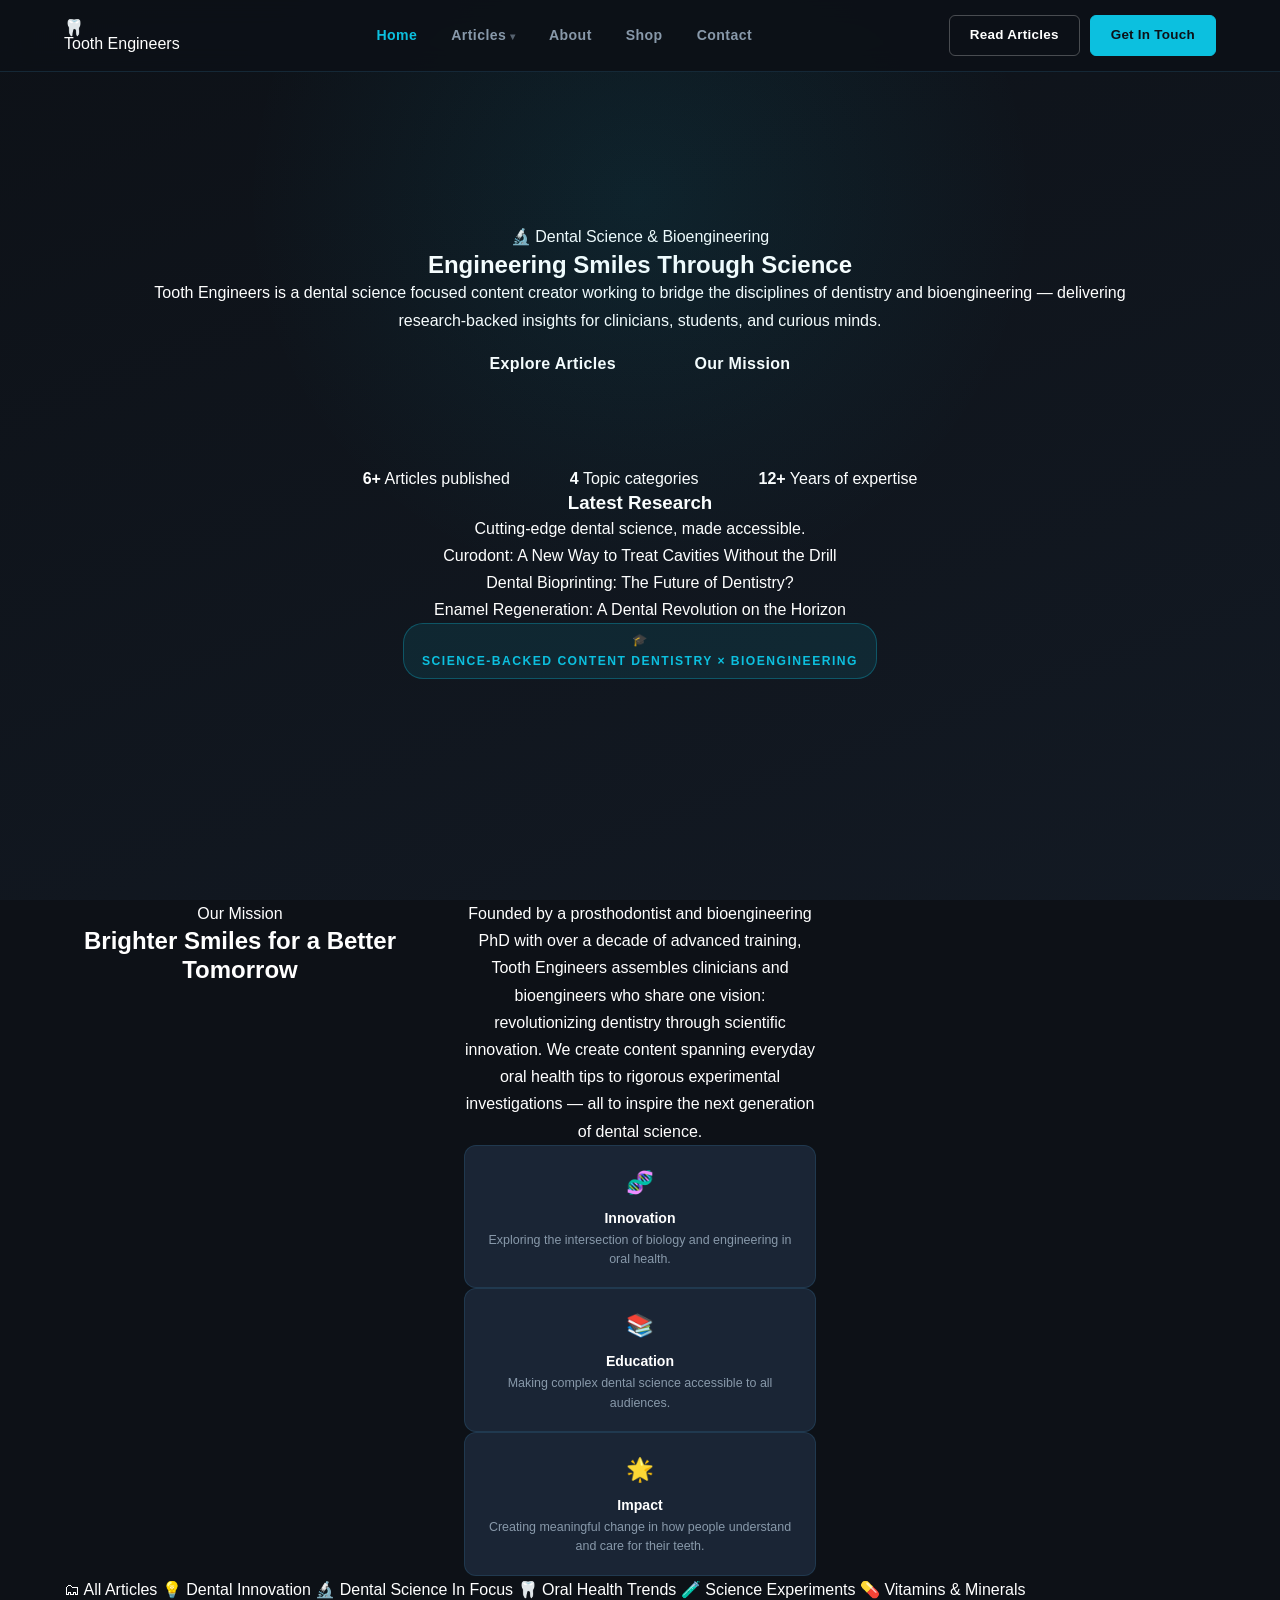
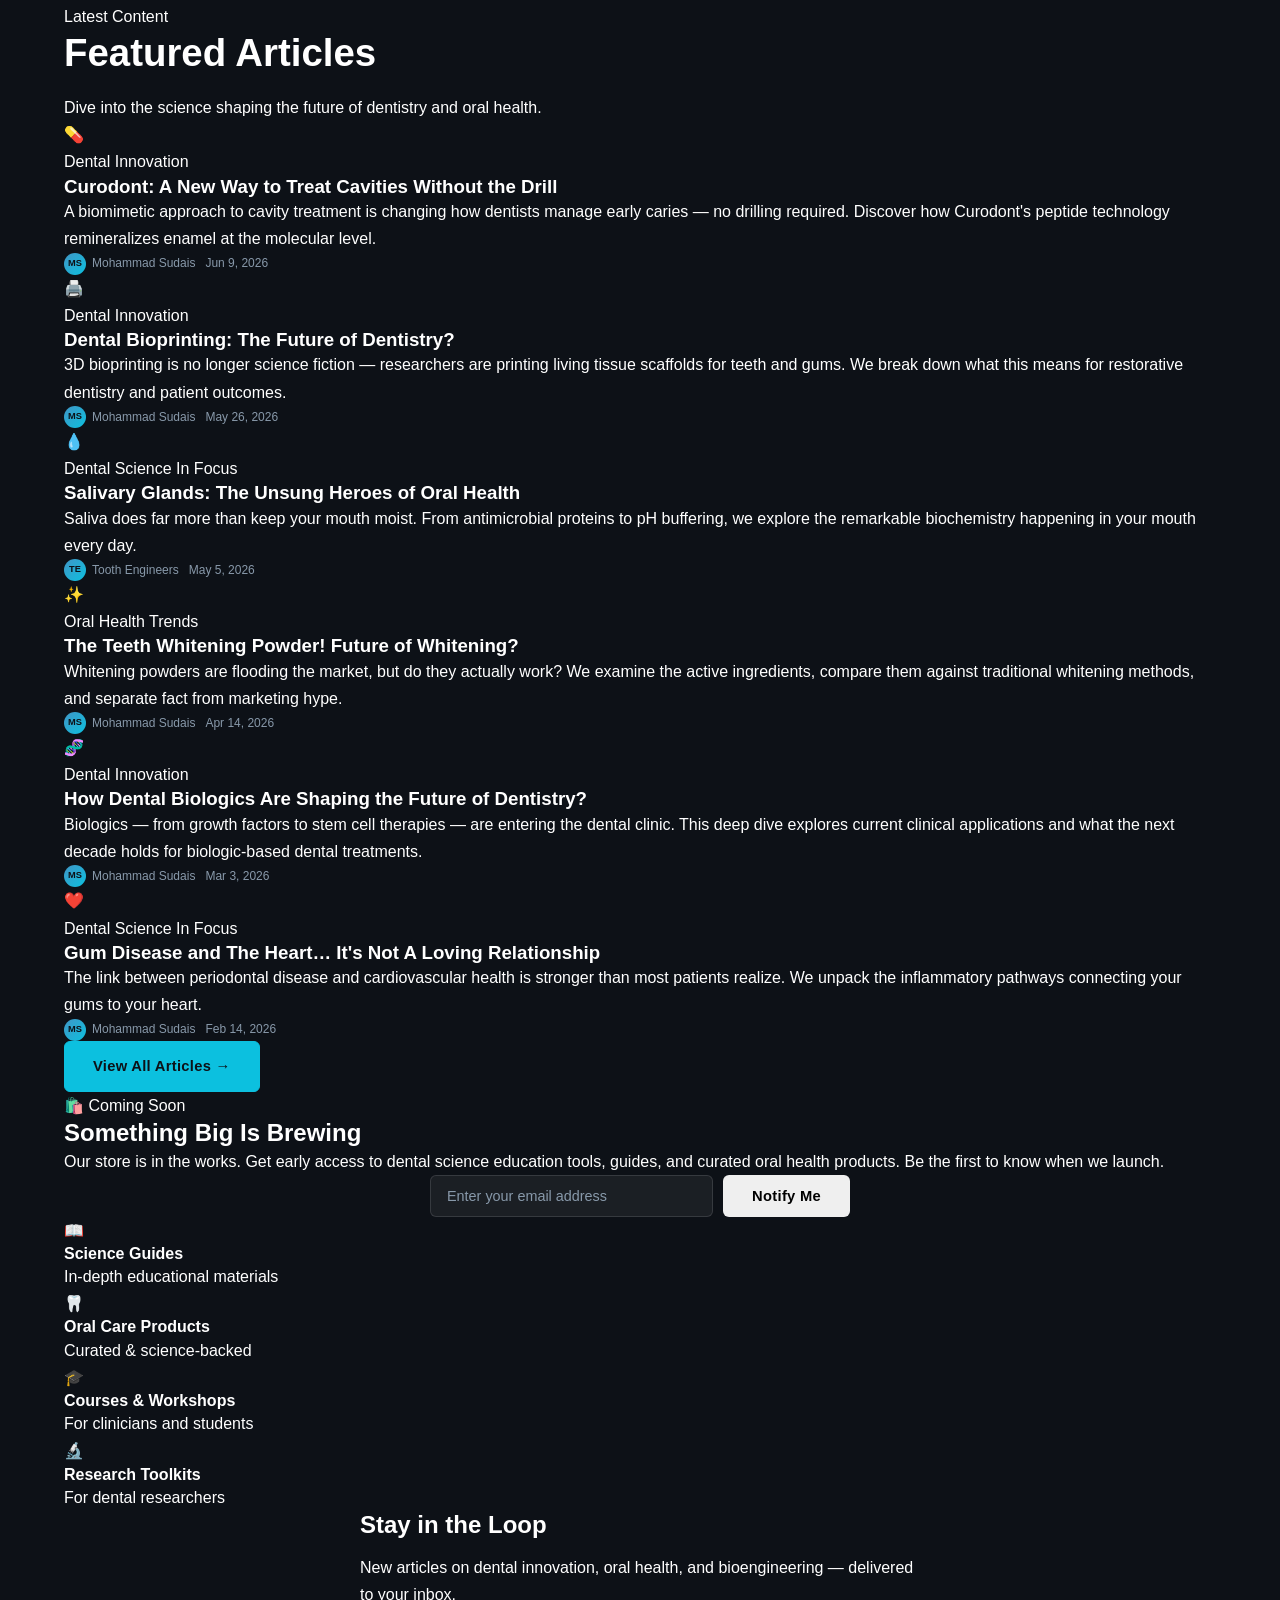
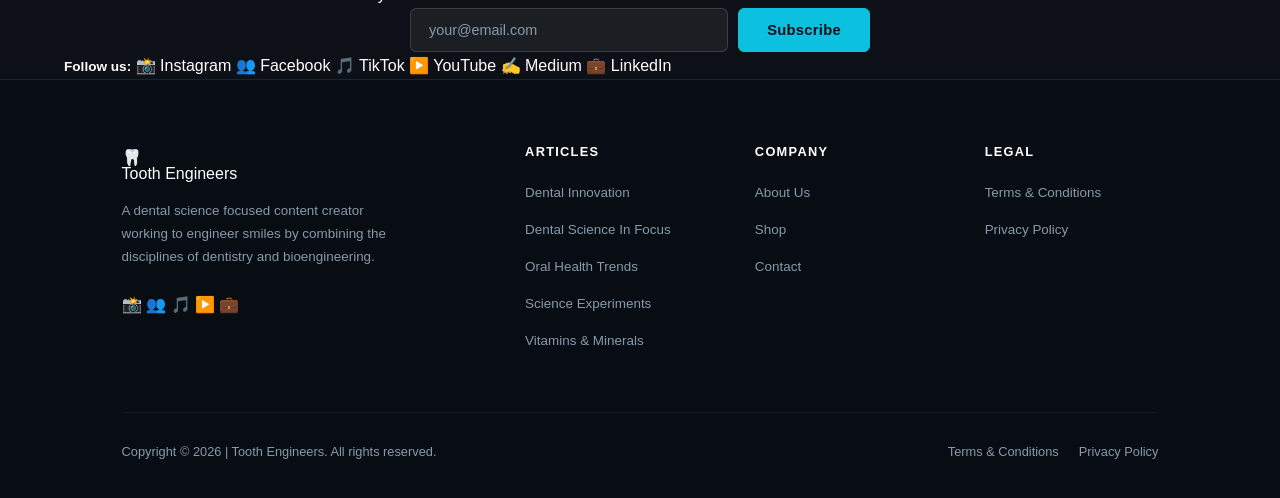
<file: index.html>
<!DOCTYPE html>
<html lang="en">
<head>
  <meta charset="UTF-8" />
  <meta name="viewport" content="width=device-width, initial-scale=1.0" />
  <meta name="description" content="Tooth Engineers — Engineering smiles by combining dentistry and bioengineering. Dental science content, innovation, and research." />
  <title>Tooth Engineers | Engineering Smiles Through Science</title>
  <link rel="preconnect" href="https://fonts.googleapis.com" />
  <link rel="preconnect" href="https://fonts.gstatic.com" crossorigin />
  <link href="https://fonts.googleapis.com/css2?family=Inter:wght@400;500;600;700&family=Playfair+Display:wght@600;700&display=swap" rel="stylesheet" />
  <link rel="stylesheet" href="css/style.css" />
</head>
<body>

<!-- ══ NAVBAR ══════════════════════════════ -->
<header class="navbar">
  <div class="container nav-inner">
    <a href="https://toothengineers.com/staging/2107" class="logo">
      <span class="logo-icon">🦷</span> Tooth Engineers
    </a>
    <nav>
      <ul class="nav-links">
        <li><a href="https://toothengineers.com/staging/2107" class="active">Home</a></li>
        <li>
          <a href="https://toothengineers.com/staging/2107/articles/" class="has-dropdown">Articles</a>
          <div class="dropdown">
            <a href="https://toothengineers.com/staging/2107/articles/?cat=announcements">Announcements</a>
            <a href="https://toothengineers.com/staging/2107/articles/?cat=innovation">Dental Innovation</a>
            <a href="https://toothengineers.com/staging/2107/articles/?cat=experiments">Dental Science Experiments</a>
            <a href="https://toothengineers.com/staging/2107/articles/?cat=science">Dental Science In Focus</a>
            <a href="https://toothengineers.com/staging/2107/articles/?cat=health">Oral Health Trends</a>
            <a href="https://toothengineers.com/staging/2107/articles/?cat=vitamins">Vitamins &amp; Minerals</a>
          </div>
        </li>
        <li><a href="https://toothengineers.com/staging/2107/about/">About</a></li>
        <li><a href="https://toothengineers.com/staging/2107/shop/">Shop</a></li>
        <li><a href="https://toothengineers.com/staging/2107/contact/">Contact</a></li>
      </ul>
    </nav>
    <div class="nav-cta">
      <a href="https://toothengineers.com/staging/2107/articles/" class="btn btn-outline btn-sm">Read Articles</a>
      <a href="https://toothengineers.com/staging/2107/contact/" class="btn btn-primary btn-sm">Get In Touch</a>
    </div>
    <button class="hamburger" id="hamburger" aria-label="Toggle menu" aria-expanded="false">
      <span></span><span></span><span></span>
    </button>
  </div>
  <nav class="mobile-menu" id="mobileMenu">
    <ul>
      <li><a href="https://toothengineers.com/staging/2107">Home</a></li>
      <li><a href="https://toothengineers.com/staging/2107/articles/">Articles</a></li>
      <li class="mobile-sub">
        <a href="https://toothengineers.com/staging/2107/articles/?cat=innovation">— Dental Innovation</a>
        <a href="https://toothengineers.com/staging/2107/articles/?cat=science">— Dental Science In Focus</a>
        <a href="https://toothengineers.com/staging/2107/articles/?cat=health">— Oral Health Trends</a>
        <a href="https://toothengineers.com/staging/2107/articles/?cat=experiments">— Dental Science Experiments</a>
        <a href="https://toothengineers.com/staging/2107/articles/?cat=vitamins">— Vitamins &amp; Minerals</a>
      </li>
      <li><a href="https://toothengineers.com/staging/2107/about/">About</a></li>
      <li><a href="https://toothengineers.com/staging/2107/shop/">Shop</a></li>
      <li><a href="https://toothengineers.com/staging/2107/contact/">Contact</a></li>
    </ul>
    <div class="mobile-cta">
      <a href="https://toothengineers.com/staging/2107/contact/" class="btn btn-primary">Get In Touch</a>
    </div>
  </nav>
</header>

<!-- ══ HERO ════════════════════════════════ -->
<section class="hero">
  <div class="container hero-inner">
    <div class="hero-text">
      <div class="hero-tag">🔬 Dental Science &amp; Bioengineering</div>
      <h1>Engineering <span>Smiles</span> Through Science</h1>
      <p class="hero-desc">
        Tooth Engineers is a dental science focused content creator working to bridge the disciplines of dentistry and bioengineering — delivering research-backed insights for clinicians, students, and curious minds.
      </p>
      <div class="hero-actions">
        <a href="https://toothengineers.com/staging/2107/articles/" class="btn btn-accent btn-lg">Explore Articles</a>
        <a href="https://toothengineers.com/staging/2107/about/" class="btn btn-outline-white btn-lg">Our Mission</a>
      </div>
      <div class="hero-stats">
        <div class="hero-stat">
          <strong><span class="stat-number" data-target="9">0</span>+</strong>
          <span>Articles published</span>
        </div>
        <div class="hero-stat">
          <strong><span class="stat-number" data-target="6">0</span></strong>
          <span>Topic categories</span>
        </div>
        <div class="hero-stat">
          <strong>12+</strong>
          <span>Years of expertise</span>
        </div>
      </div>
    </div>
    <div class="hero-visual">
      <div class="hero-card-group">
        <div class="hero-main-card">
          <h3>Latest Research</h3>
          <p>Cutting-edge dental science, made accessible.</p>
          <div class="article-preview">
            <div class="article-dot"></div>
            <span>Curodont: A New Way to Treat Cavities Without the Drill</span>
          </div>
          <div class="article-preview">
            <div class="article-dot"></div>
            <span>Dental Bioprinting: The Future of Dentistry?</span>
          </div>
          <div class="article-preview">
            <div class="article-dot"></div>
            <span>Enamel Regeneration: A Dental Revolution on the Horizon</span>
          </div>
        </div>
        <div class="hero-badge">
          <div class="hero-badge-icon">🎓</div>
          <div>
            <strong>Science-backed content</strong>
            <span>Dentistry × Bioengineering</span>
          </div>
        </div>
      </div>
    </div>
  </div>
</section>

<!-- ══ MISSION STRIP ════════════════════════ -->
<section class="mission">
  <div class="container mission-inner">
    <div>
      <div class="mission-label">Our Mission</div>
      <h2>Brighter Smiles for a Better Tomorrow</h2>
    </div>
    <div>
      <p class="mission-text">
        Founded by a prosthodontist and bioengineering PhD with over a decade of advanced training, Tooth Engineers assembles clinicians and bioengineers who share one vision: revolutionizing dentistry through scientific innovation. We create content spanning everyday oral health tips to rigorous experimental investigations — all to inspire the next generation of dental science.
      </p>
      <div class="mission-pillars">
        <div class="pillar">
          <div class="pillar-icon">🧬</div>
          <h4>Innovation</h4>
          <p>Exploring the intersection of biology and engineering in oral health.</p>
        </div>
        <div class="pillar">
          <div class="pillar-icon">📚</div>
          <h4>Education</h4>
          <p>Making complex dental science accessible to all audiences.</p>
        </div>
        <div class="pillar">
          <div class="pillar-icon">🌟</div>
          <h4>Impact</h4>
          <p>Creating meaningful change in how people understand and care for their teeth.</p>
        </div>
      </div>
    </div>
  </div>
</section>

<!-- ══ ARTICLE CATEGORIES ═══════════════════ -->
<div class="categories section--gray">
  <div class="container">
    <div class="cat-chips">
      <a href="https://toothengineers.com/staging/2107/articles/" class="cat-chip active">🗂 All Articles</a>
      <a href="https://toothengineers.com/staging/2107/articles/?cat=innovation" class="cat-chip">💡 Dental Innovation</a>
      <a href="https://toothengineers.com/staging/2107/articles/?cat=science" class="cat-chip">🔬 Dental Science In Focus</a>
      <a href="https://toothengineers.com/staging/2107/articles/?cat=health" class="cat-chip">🦷 Oral Health Trends</a>
      <a href="https://toothengineers.com/staging/2107/articles/?cat=experiments" class="cat-chip">🧪 Science Experiments</a>
      <a href="https://toothengineers.com/staging/2107/articles/?cat=vitamins" class="cat-chip">💊 Vitamins &amp; Minerals</a>
    </div>
  </div>
</div>

<!-- ══ FEATURED ARTICLES ════════════════════ -->
<section class="section">
  <div class="container">
    <div class="section-header">
      <div class="section-label">Latest Content</div>
      <h2 class="section-title">Featured Articles</h2>
      <p class="section-subtitle">Dive into the science shaping the future of dentistry and oral health.</p>
    </div>
    <div class="article-grid">

      <!-- Card 1 -->
      <article class="article-card">
        <div class="article-card-img cat-innovation">💊</div>
        <div class="article-card-body">
          <span class="article-category cat-badge-innovation">Dental Innovation</span>
          <h3><a href="https://toothengineers.com/staging/2107/articles/">Curodont: A New Way to Treat Cavities Without the Drill</a></h3>
          <p>A biomimetic approach to cavity treatment is changing how dentists manage early caries — no drilling required. Discover how Curodont's peptide technology remineralizes enamel at the molecular level.</p>
          <div class="article-meta">
            <div class="article-meta-author">
              <div class="author-avatar">MS</div>
              Mohammad Sudais
            </div>
            <span>Jun 9, 2026</span>
          </div>
        </div>
      </article>

      <!-- Card 2 -->
      <article class="article-card">
        <div class="article-card-img cat-innovation">🖨️</div>
        <div class="article-card-body">
          <span class="article-category cat-badge-innovation">Dental Innovation</span>
          <h3><a href="https://toothengineers.com/staging/2107/articles/">Dental Bioprinting: The Future of Dentistry?</a></h3>
          <p>3D bioprinting is no longer science fiction — researchers are printing living tissue scaffolds for teeth and gums. We break down what this means for restorative dentistry and patient outcomes.</p>
          <div class="article-meta">
            <div class="article-meta-author">
              <div class="author-avatar">MS</div>
              Mohammad Sudais
            </div>
            <span>May 26, 2026</span>
          </div>
        </div>
      </article>

      <!-- Card 3 -->
      <article class="article-card">
        <div class="article-card-img cat-science">💧</div>
        <div class="article-card-body">
          <span class="article-category cat-badge-science">Dental Science In Focus</span>
          <h3><a href="https://toothengineers.com/staging/2107/articles/">Salivary Glands: The Unsung Heroes of Oral Health</a></h3>
          <p>Saliva does far more than keep your mouth moist. From antimicrobial proteins to pH buffering, we explore the remarkable biochemistry happening in your mouth every day.</p>
          <div class="article-meta">
            <div class="article-meta-author">
              <div class="author-avatar">TE</div>
              Tooth Engineers
            </div>
            <span>May 5, 2026</span>
          </div>
        </div>
      </article>

      <!-- Card 4 -->
      <article class="article-card">
        <div class="article-card-img cat-health">✨</div>
        <div class="article-card-body">
          <span class="article-category cat-badge-health">Oral Health Trends</span>
          <h3><a href="https://toothengineers.com/staging/2107/articles/">The Teeth Whitening Powder! Future of Whitening?</a></h3>
          <p>Whitening powders are flooding the market, but do they actually work? We examine the active ingredients, compare them against traditional whitening methods, and separate fact from marketing hype.</p>
          <div class="article-meta">
            <div class="article-meta-author">
              <div class="author-avatar">MS</div>
              Mohammad Sudais
            </div>
            <span>Apr 14, 2026</span>
          </div>
        </div>
      </article>

      <!-- Card 5 -->
      <article class="article-card">
        <div class="article-card-img cat-innovation">🧬</div>
        <div class="article-card-body">
          <span class="article-category cat-badge-innovation">Dental Innovation</span>
          <h3><a href="https://toothengineers.com/staging/2107/articles/">How Dental Biologics Are Shaping the Future of Dentistry?</a></h3>
          <p>Biologics — from growth factors to stem cell therapies — are entering the dental clinic. This deep dive explores current clinical applications and what the next decade holds for biologic-based dental treatments.</p>
          <div class="article-meta">
            <div class="article-meta-author">
              <div class="author-avatar">MS</div>
              Mohammad Sudais
            </div>
            <span>Mar 3, 2026</span>
          </div>
        </div>
      </article>

      <!-- Card 6 -->
      <article class="article-card">
        <div class="article-card-img cat-science">❤️</div>
        <div class="article-card-body">
          <span class="article-category cat-badge-science">Dental Science In Focus</span>
          <h3><a href="https://toothengineers.com/staging/2107/articles/">Gum Disease and The Heart… It's Not A Loving Relationship</a></h3>
          <p>The link between periodontal disease and cardiovascular health is stronger than most patients realize. We unpack the inflammatory pathways connecting your gums to your heart.</p>
          <div class="article-meta">
            <div class="article-meta-author">
              <div class="author-avatar">MS</div>
              Mohammad Sudais
            </div>
            <span>Feb 14, 2026</span>
          </div>
        </div>
      </article>

    </div>
    <div class="articles-cta">
      <a href="https://toothengineers.com/staging/2107/articles/" class="btn btn-primary">View All Articles →</a>
    </div>
  </div>
</section>

<!-- ══ SHOP TEASER ═══════════════════════════ -->
<section class="shop-teaser">
  <div class="container">
    <div class="shop-teaser-inner">
      <div class="shop-label">🛍️ Coming Soon</div>
      <h2>Something Big Is Brewing</h2>
      <p>Our store is in the works. Get early access to dental science education tools, guides, and curated oral health products. Be the first to know when we launch.</p>
      <form class="shop-notify-form" novalidate>
        <input type="email" placeholder="Enter your email address" required />
        <button type="submit" class="btn btn-accent">Notify Me</button>
      </form>
    </div>
    <div class="shop-items-preview">
      <div class="shop-preview-card">
        <div class="icon">📖</div>
        <h4>Science Guides</h4>
        <p>In-depth educational materials</p>
      </div>
      <div class="shop-preview-card">
        <div class="icon">🦷</div>
        <h4>Oral Care Products</h4>
        <p>Curated &amp; science-backed</p>
      </div>
      <div class="shop-preview-card">
        <div class="icon">🎓</div>
        <h4>Courses &amp; Workshops</h4>
        <p>For clinicians and students</p>
      </div>
      <div class="shop-preview-card">
        <div class="icon">🔬</div>
        <h4>Research Toolkits</h4>
        <p>For dental researchers</p>
      </div>
    </div>
  </div>
</section>

<!-- ══ NEWSLETTER ════════════════════════════ -->
<section class="newsletter">
  <div class="container newsletter-inner">
    <div class="newsletter-text">
      <h2>Stay in the Loop</h2>
      <p>New articles on dental innovation, oral health, and bioengineering — delivered to your inbox.</p>
    </div>
    <form class="newsletter-form" novalidate>
      <input type="email" placeholder="your@email.com" required />
      <button type="submit" class="btn btn-primary">Subscribe</button>
    </form>
  </div>
</section>

<!-- ══ SOCIAL STRIP ══════════════════════════ -->
<div class="social-strip">
  <div class="container social-inner">
    <span style="font-size:.85rem;color:var(--muted);font-weight:600;">Follow us:</span>
    <a href="https://www.instagram.com/toothengineers/" target="_blank" rel="noopener" class="social-link">
      <span class="social-icon">📸</span> Instagram
    </a>
    <a href="https://www.facebook.com/profile.php?id=61561686900478" target="_blank" rel="noopener" class="social-link">
      <span class="social-icon">👥</span> Facebook
    </a>
    <a href="https://www.tiktok.com/@toothengineers" target="_blank" rel="noopener" class="social-link">
      <span class="social-icon">🎵</span> TikTok
    </a>
    <a href="https://www.youtube.com/@ToothEngineers" target="_blank" rel="noopener" class="social-link">
      <span class="social-icon">▶️</span> YouTube
    </a>
    <a href="https://medium.com/@innovate_93668" target="_blank" rel="noopener" class="social-link">
      <span class="social-icon">✍️</span> Medium
    </a>
    <a href="https://www.linkedin.com/company/tooth-engineers/" target="_blank" rel="noopener" class="social-link">
      <span class="social-icon">💼</span> LinkedIn
    </a>
  </div>
</div>

<!-- ══ FOOTER ════════════════════════════════ -->
<footer class="footer">
  <div class="container">
    <div class="footer-grid">
      <div class="footer-brand">
        <a href="https://toothengineers.com/staging/2107" class="logo"><span>🦷</span> Tooth Engineers</a>
        <p>A dental science focused content creator working to engineer smiles by combining the disciplines of dentistry and bioengineering.</p>
        <div class="footer-social">
          <a href="https://www.instagram.com/toothengineers/" target="_blank" rel="noopener" title="Instagram">📸</a>
          <a href="https://www.facebook.com/profile.php?id=61561686900478" target="_blank" rel="noopener" title="Facebook">👥</a>
          <a href="https://www.tiktok.com/@toothengineers" target="_blank" rel="noopener" title="TikTok">🎵</a>
          <a href="https://www.youtube.com/@ToothEngineers" target="_blank" rel="noopener" title="YouTube">▶️</a>
          <a href="https://www.linkedin.com/company/tooth-engineers/" target="_blank" rel="noopener" title="LinkedIn">💼</a>
        </div>
      </div>
      <div class="footer-col">
        <h4>Articles</h4>
        <ul>
          <li><a href="https://toothengineers.com/staging/2107/articles/?cat=innovation">Dental Innovation</a></li>
          <li><a href="https://toothengineers.com/staging/2107/articles/?cat=science">Dental Science In Focus</a></li>
          <li><a href="https://toothengineers.com/staging/2107/articles/?cat=health">Oral Health Trends</a></li>
          <li><a href="https://toothengineers.com/staging/2107/articles/?cat=experiments">Science Experiments</a></li>
          <li><a href="https://toothengineers.com/staging/2107/articles/?cat=vitamins">Vitamins &amp; Minerals</a></li>
        </ul>
      </div>
      <div class="footer-col">
        <h4>Company</h4>
        <ul>
          <li><a href="https://toothengineers.com/staging/2107/about/">About Us</a></li>
          <li><a href="https://toothengineers.com/staging/2107/shop/">Shop</a></li>
          <li><a href="https://toothengineers.com/staging/2107/contact/">Contact</a></li>
        </ul>
      </div>
      <div class="footer-col">
        <h4>Legal</h4>
        <ul>
          <li><a href="#">Terms &amp; Conditions</a></li>
          <li><a href="#">Privacy Policy</a></li>
        </ul>
      </div>
    </div>
    <div class="footer-bottom">
      <p>Copyright &copy; <span id="year"></span> | Tooth Engineers. All rights reserved.</p>
      <div class="footer-legal">
        <a href="#">Terms &amp; Conditions</a>
        <a href="#">Privacy Policy</a>
      </div>
    </div>
  </div>
</footer>

<script src="js/main.js"></script>
</body>
</html>
</file>
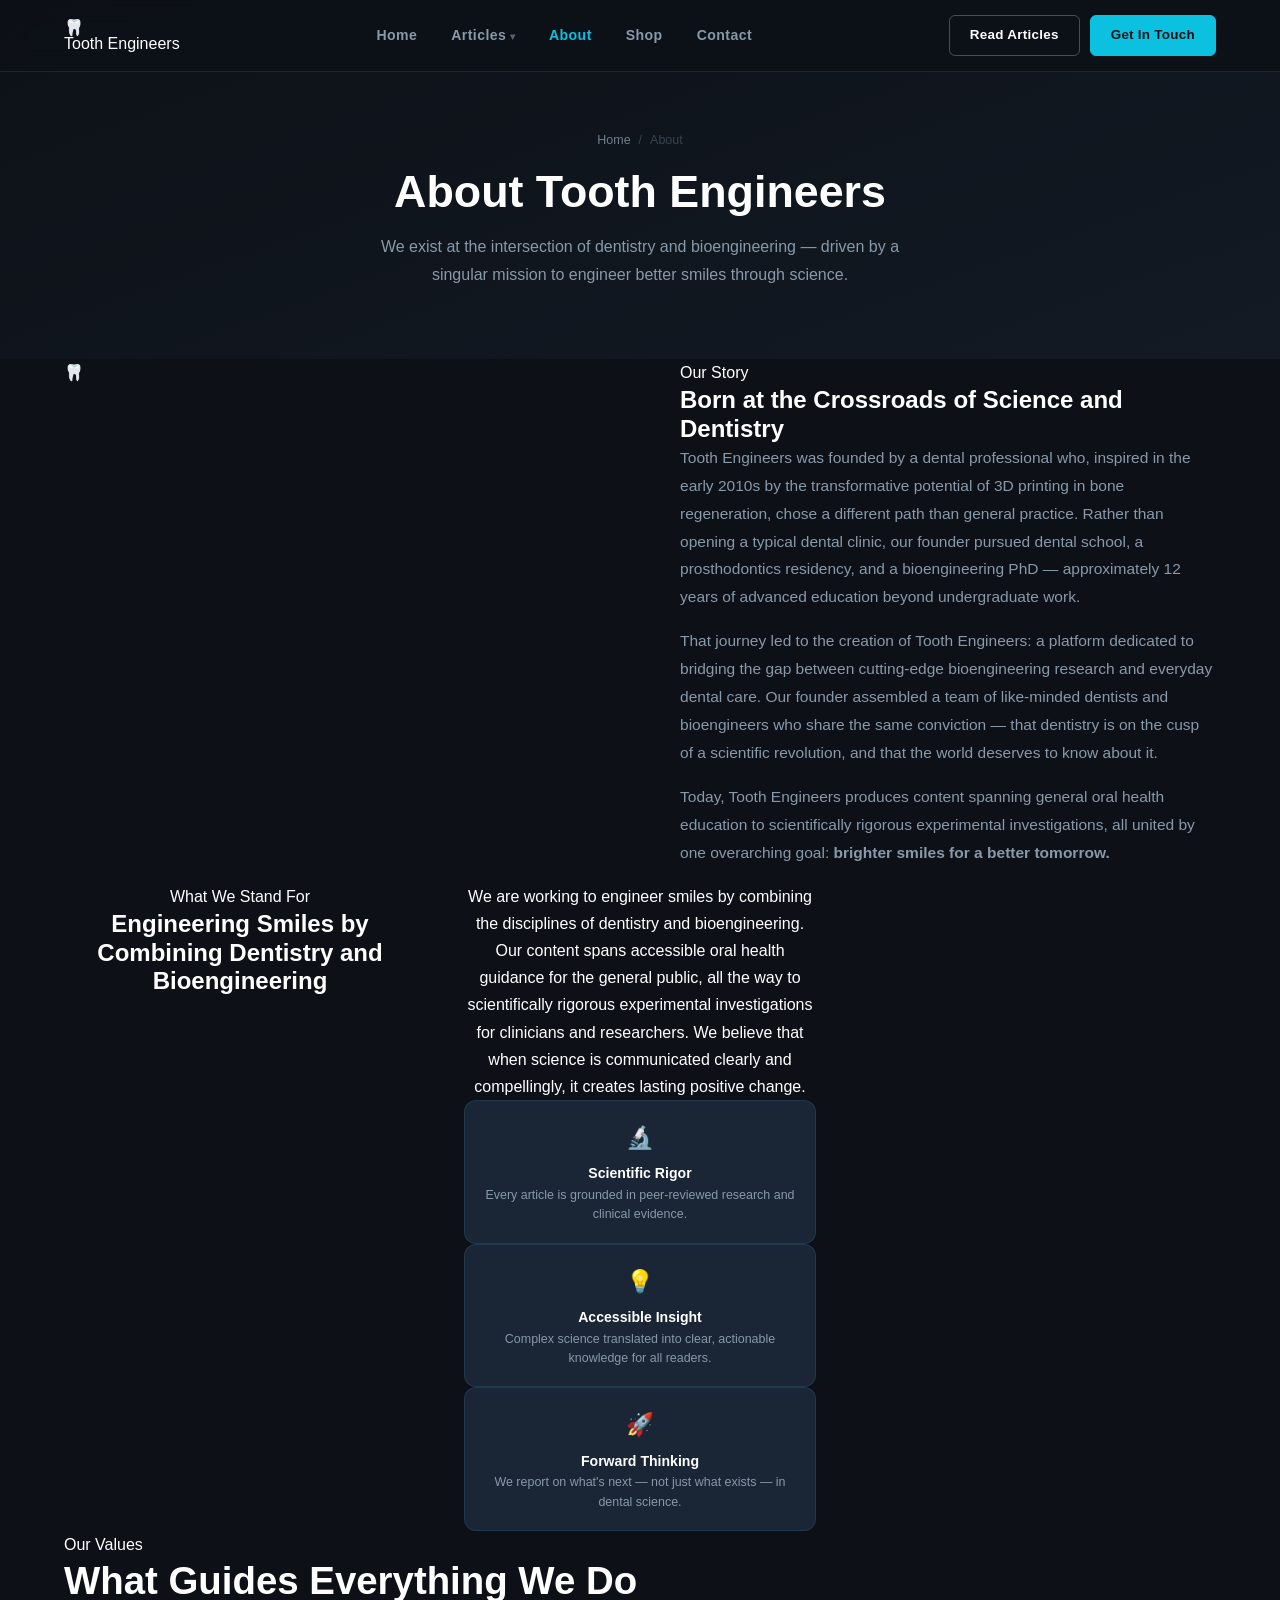
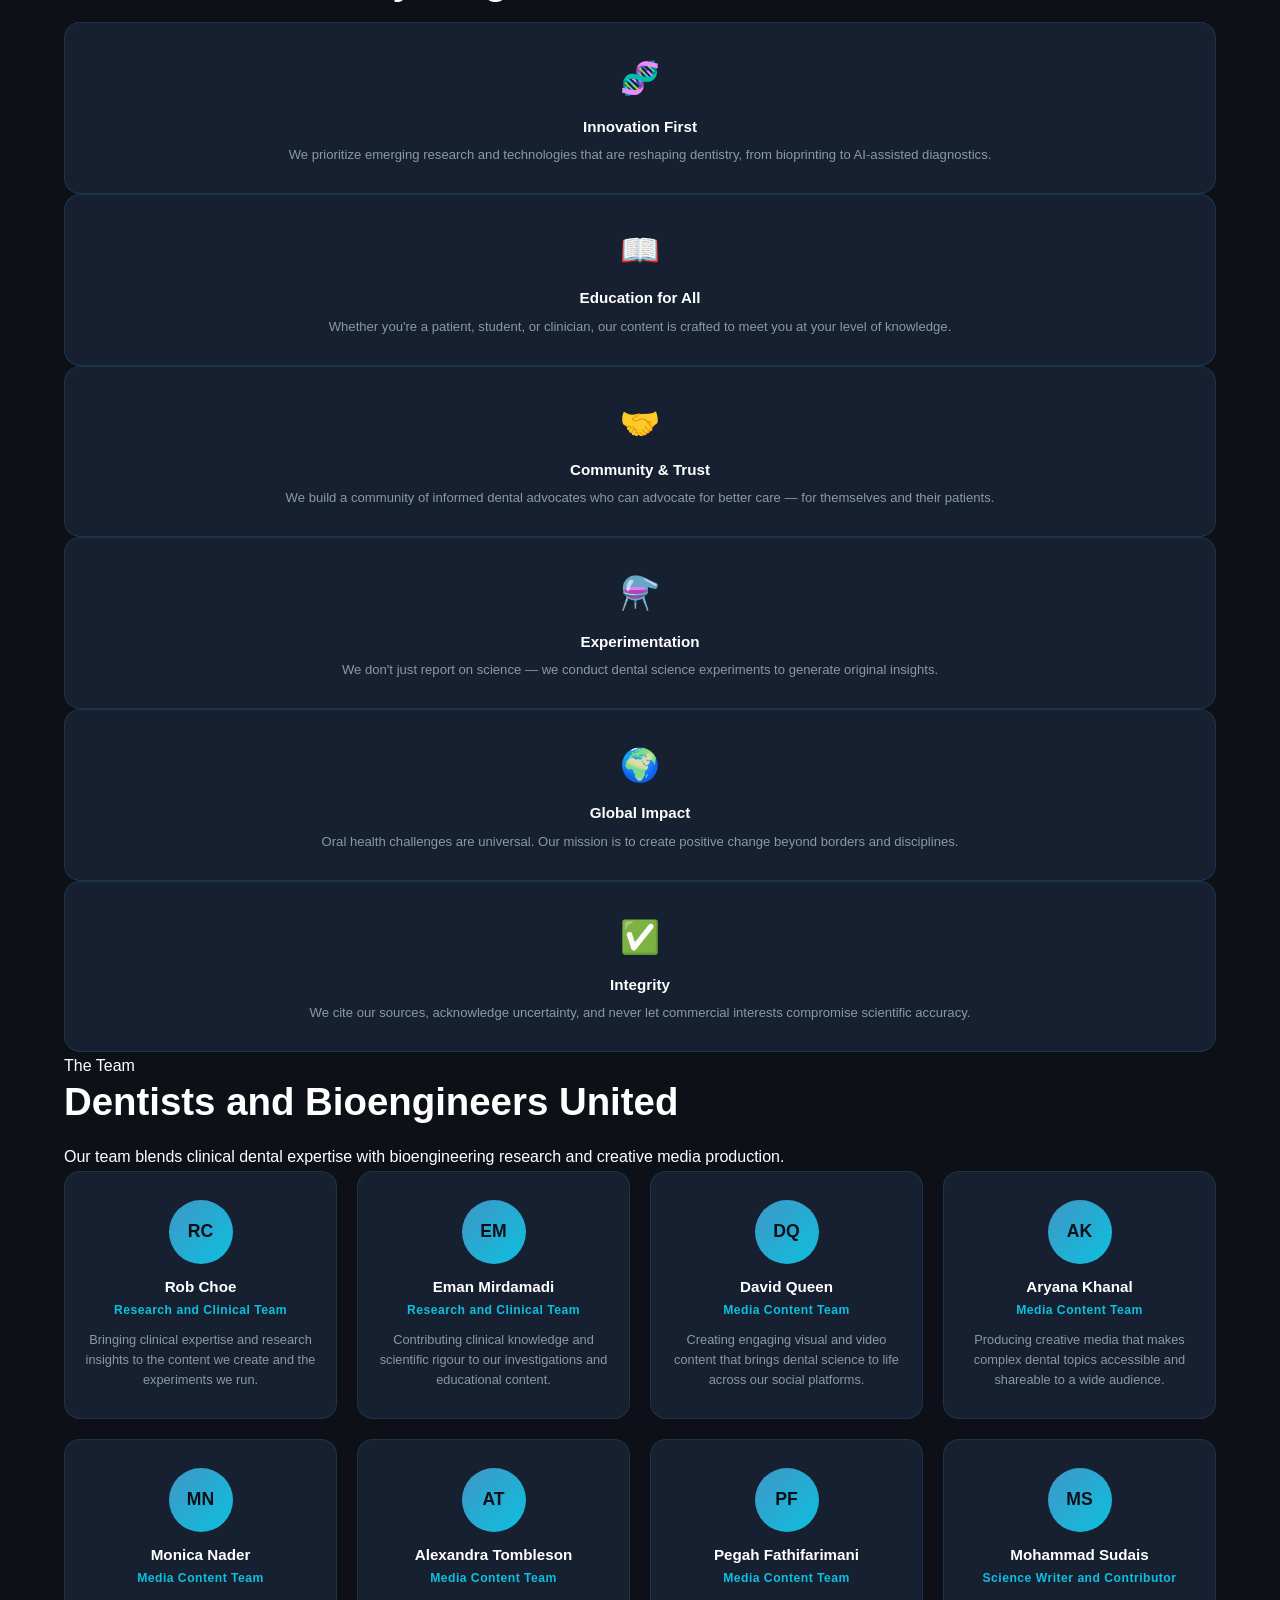
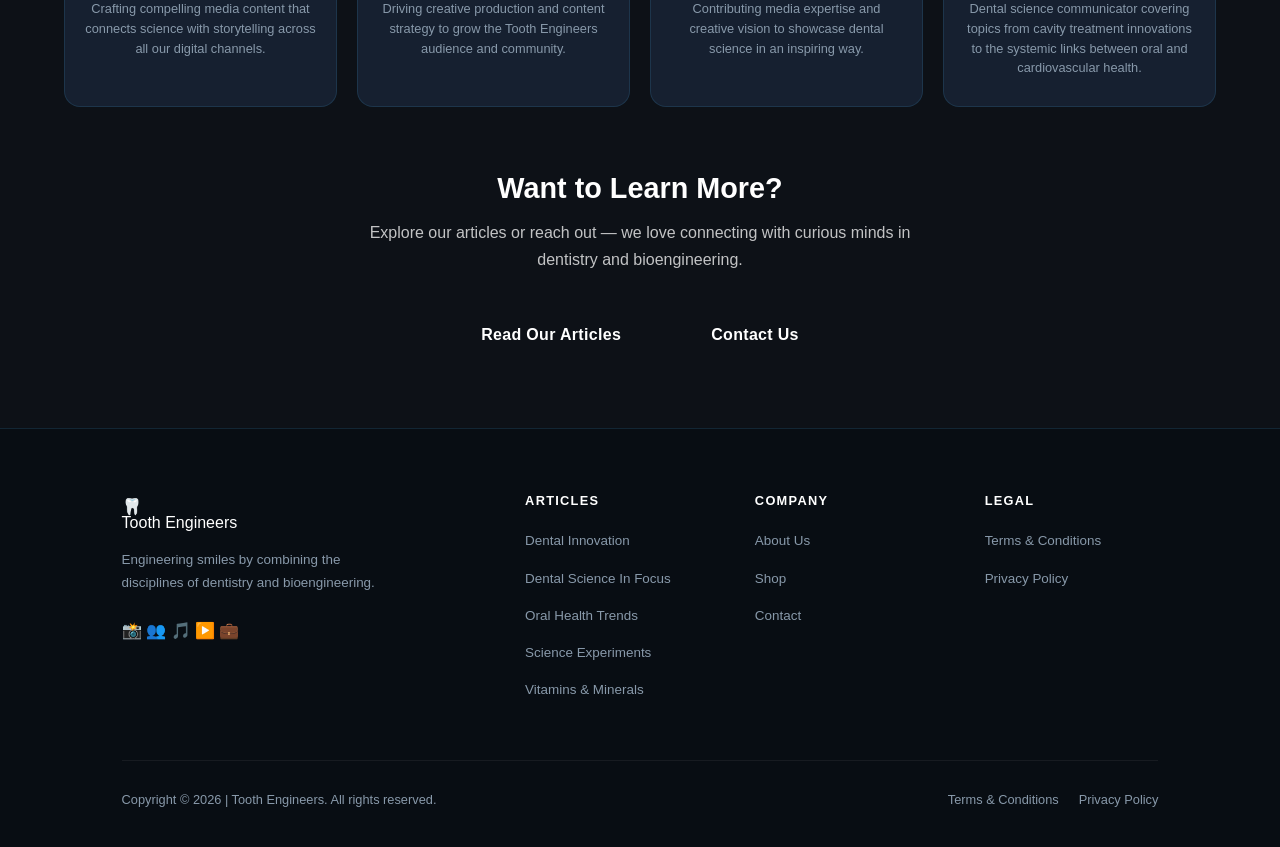
<file: about.html>
<!DOCTYPE html>
<html lang="en">
<head>
  <meta charset="UTF-8" />
  <meta name="viewport" content="width=device-width, initial-scale=1.0" />
  <meta name="description" content="About Tooth Engineers — our mission, story, and the team behind the dental science content." />
  <title>About | Tooth Engineers</title>
  <link rel="preconnect" href="https://fonts.googleapis.com" />
  <link rel="preconnect" href="https://fonts.gstatic.com" crossorigin />
  <link href="https://fonts.googleapis.com/css2?family=Inter:wght@400;500;600;700&family=Playfair+Display:wght@600;700&display=swap" rel="stylesheet" />
  <link rel="stylesheet" href="css/style.css" />
</head>
<body>

<!-- ══ NAVBAR ══════════════════════════════ -->
<header class="navbar">
  <div class="container nav-inner">
    <a href="https://toothengineers.com/staging/2107/" class="logo"><span class="logo-icon">🦷</span> Tooth Engineers</a>
    <nav>
      <ul class="nav-links">
        <li><a href="https://toothengineers.com/staging/2107/">Home</a></li>
        <li>
          <a href="https://toothengineers.com/staging/2107/articles/" class="has-dropdown">Articles</a>
          <div class="dropdown">
            <a href="https://toothengineers.com/staging/2107/articles/?cat=announcements">Announcements</a>
            <a href="https://toothengineers.com/staging/2107/articles/?cat=innovation">Dental Innovation</a>
            <a href="https://toothengineers.com/staging/2107/articles/?cat=experiments">Dental Science Experiments</a>
            <a href="https://toothengineers.com/staging/2107/articles/?cat=science">Dental Science In Focus</a>
            <a href="https://toothengineers.com/staging/2107/articles/?cat=health">Oral Health Trends</a>
            <a href="https://toothengineers.com/staging/2107/articles/?cat=vitamins">Vitamins &amp; Minerals</a>
          </div>
        </li>
        <li><a href="https://toothengineers.com/staging/2107/about/" class="active">About</a></li>
        <li><a href="https://toothengineers.com/staging/2107/shop/">Shop</a></li>
        <li><a href="https://toothengineers.com/staging/2107/contact/">Contact</a></li>
      </ul>
    </nav>
    <div class="nav-cta">
      <a href="https://toothengineers.com/staging/2107/articles/" class="btn btn-outline btn-sm">Read Articles</a>
      <a href="https://toothengineers.com/staging/2107/contact/" class="btn btn-primary btn-sm">Get In Touch</a>
    </div>
    <button class="hamburger" id="hamburger" aria-label="Toggle menu" aria-expanded="false">
      <span></span><span></span><span></span>
    </button>
  </div>
  <nav class="mobile-menu" id="mobileMenu">
    <ul>
      <li><a href="https://toothengineers.com/staging/2107/">Home</a></li>
      <li><a href="https://toothengineers.com/staging/2107/articles/">Articles</a></li>
      <li><a href="https://toothengineers.com/staging/2107/about/">About</a></li>
      <li><a href="https://toothengineers.com/staging/2107/shop/">Shop</a></li>
      <li><a href="https://toothengineers.com/staging/2107/contact/">Contact</a></li>
    </ul>
    <div class="mobile-cta">
      <a href="https://toothengineers.com/staging/2107/contact/" class="btn btn-primary">Get In Touch</a>
    </div>
  </nav>
</header>

<!-- ══ PAGE HERO ════════════════════════════ -->
<section class="page-hero">
  <div class="container">
    <div class="breadcrumb">
      <a href="https://toothengineers.com/staging/2107/">Home</a>
      <span>/</span>
      <span>About</span>
    </div>
    <h1>About Tooth Engineers</h1>
    <p>We exist at the intersection of dentistry and bioengineering — driven by a singular mission to engineer better smiles through science.</p>
  </div>
</section>

<!-- ══ STORY ════════════════════════════════ -->
<section class="section">
  <div class="container">
    <div class="about-story">
      <div class="about-story-img">🦷</div>
      <div class="about-story-text">
        <div class="section-label">Our Story</div>
        <h2>Born at the Crossroads of Science and Dentistry</h2>
        <p>
          Tooth Engineers was founded by a dental professional who, inspired in the early 2010s by the transformative potential of 3D printing in bone regeneration, chose a different path than general practice. Rather than opening a typical dental clinic, our founder pursued dental school, a prosthodontics residency, and a bioengineering PhD — approximately 12 years of advanced education beyond undergraduate work.
        </p>
        <p>
          That journey led to the creation of Tooth Engineers: a platform dedicated to bridging the gap between cutting-edge bioengineering research and everyday dental care. Our founder assembled a team of like-minded dentists and bioengineers who share the same conviction — that dentistry is on the cusp of a scientific revolution, and that the world deserves to know about it.
        </p>
        <p>
          Today, Tooth Engineers produces content spanning general oral health education to scientifically rigorous experimental investigations, all united by one overarching goal: <strong>brighter smiles for a better tomorrow.</strong>
        </p>
      </div>
    </div>
  </div>
</section>

<!-- ══ MISSION STRIP ════════════════════════ -->
<section class="mission">
  <div class="container mission-inner">
    <div>
      <div class="mission-label">What We Stand For</div>
      <h2>Engineering Smiles by Combining Dentistry and Bioengineering</h2>
    </div>
    <div>
      <p class="mission-text">
        We are working to engineer smiles by combining the disciplines of dentistry and bioengineering. Our content spans accessible oral health guidance for the general public, all the way to scientifically rigorous experimental investigations for clinicians and researchers. We believe that when science is communicated clearly and compellingly, it creates lasting positive change.
      </p>
      <div class="mission-pillars">
        <div class="pillar">
          <div class="pillar-icon">🔬</div>
          <h4>Scientific Rigor</h4>
          <p>Every article is grounded in peer-reviewed research and clinical evidence.</p>
        </div>
        <div class="pillar">
          <div class="pillar-icon">💡</div>
          <h4>Accessible Insight</h4>
          <p>Complex science translated into clear, actionable knowledge for all readers.</p>
        </div>
        <div class="pillar">
          <div class="pillar-icon">🚀</div>
          <h4>Forward Thinking</h4>
          <p>We report on what's next — not just what exists — in dental science.</p>
        </div>
      </div>
    </div>
  </div>
</section>

<!-- ══ VALUES ═══════════════════════════════ -->
<section class="section section--gray">
  <div class="container">
    <div class="section-header section-header--center">
      <div class="section-label">Our Values</div>
      <h2 class="section-title">What Guides Everything We Do</h2>
    </div>
    <div class="about-values">
      <div class="value-card">
        <div class="value-icon">🧬</div>
        <h3>Innovation First</h3>
        <p>We prioritize emerging research and technologies that are reshaping dentistry, from bioprinting to AI-assisted diagnostics.</p>
      </div>
      <div class="value-card">
        <div class="value-icon">📖</div>
        <h3>Education for All</h3>
        <p>Whether you're a patient, student, or clinician, our content is crafted to meet you at your level of knowledge.</p>
      </div>
      <div class="value-card">
        <div class="value-icon">🤝</div>
        <h3>Community &amp; Trust</h3>
        <p>We build a community of informed dental advocates who can advocate for better care — for themselves and their patients.</p>
      </div>
      <div class="value-card">
        <div class="value-icon">⚗️</div>
        <h3>Experimentation</h3>
        <p>We don't just report on science — we conduct dental science experiments to generate original insights.</p>
      </div>
      <div class="value-card">
        <div class="value-icon">🌍</div>
        <h3>Global Impact</h3>
        <p>Oral health challenges are universal. Our mission is to create positive change beyond borders and disciplines.</p>
      </div>
      <div class="value-card">
        <div class="value-icon">✅</div>
        <h3>Integrity</h3>
        <p>We cite our sources, acknowledge uncertainty, and never let commercial interests compromise scientific accuracy.</p>
      </div>
    </div>
  </div>
</section>

<!-- ══ TEAM ══════════════════════════════════ -->
<section class="section">
  <div class="container">
    <div class="section-header section-header--center">
      <div class="section-label">The Team</div>
      <h2 class="section-title">Dentists and Bioengineers United</h2>
      <p class="section-subtitle">Our team blends clinical dental expertise with bioengineering research and creative media production.</p>
    </div>
    <div class="team-grid">

      <div class="team-card">
        <div class="team-avatar">RC</div>
        <h3>Rob Choe</h3>
        <div class="role">Research and Clinical Team</div>
        <p>Bringing clinical expertise and research insights to the content we create and the experiments we run.</p>
      </div>

      <div class="team-card">
        <div class="team-avatar">EM</div>
        <h3>Eman Mirdamadi</h3>
        <div class="role">Research and Clinical Team</div>
        <p>Contributing clinical knowledge and scientific rigour to our investigations and educational content.</p>
      </div>

      <div class="team-card">
        <div class="team-avatar">DQ</div>
        <h3>David Queen</h3>
        <div class="role">Media Content Team</div>
        <p>Creating engaging visual and video content that brings dental science to life across our social platforms.</p>
      </div>

      <div class="team-card">
        <div class="team-avatar">AK</div>
        <h3>Aryana Khanal</h3>
        <div class="role">Media Content Team</div>
        <p>Producing creative media that makes complex dental topics accessible and shareable to a wide audience.</p>
      </div>

      <div class="team-card">
        <div class="team-avatar">MN</div>
        <h3>Monica Nader</h3>
        <div class="role">Media Content Team</div>
        <p>Crafting compelling media content that connects science with storytelling across all our digital channels.</p>
      </div>

      <div class="team-card">
        <div class="team-avatar">AT</div>
        <h3>Alexandra Tombleson</h3>
        <div class="role">Media Content Team</div>
        <p>Driving creative production and content strategy to grow the Tooth Engineers audience and community.</p>
      </div>

      <div class="team-card">
        <div class="team-avatar">PF</div>
        <h3>Pegah Fathifarimani</h3>
        <div class="role">Media Content Team</div>
        <p>Contributing media expertise and creative vision to showcase dental science in an inspiring way.</p>
      </div>

      <div class="team-card">
        <div class="team-avatar">MS</div>
        <h3>Mohammad Sudais</h3>
        <div class="role">Science Writer and Contributor</div>
        <p>Dental science communicator covering topics from cavity treatment innovations to the systemic links between oral and cardiovascular health.</p>
      </div>

    </div>
  </div>
</section>


<!-- ══ CTA STRIP ════════════════════════════ -->
<section class="shop-teaser" style="padding:4rem 0;">
  <div class="container" style="text-align:center;max-width:600px;margin:0 auto;">
    <h2 style="color:#fff;font-size:1.8rem;margin-bottom:.8rem;">Want to Learn More?</h2>
    <p style="color:rgba(255,255,255,.75);margin-bottom:2rem;">Explore our articles or reach out — we love connecting with curious minds in dentistry and bioengineering.</p>
    <div style="display:flex;gap:1rem;justify-content:center;flex-wrap:wrap;">
      <a href="https://toothengineers.com/staging/2107/articles/" class="btn btn-accent btn-lg">Read Our Articles</a>
      <a href="https://toothengineers.com/staging/2107/contact/" class="btn btn-outline-white btn-lg">Contact Us</a>
    </div>
  </div>
</section>

<!-- ══ FOOTER ════════════════════════════════ -->
<footer class="footer">
  <div class="container">
    <div class="footer-grid">
      <div class="footer-brand">
        <a href="https://toothengineers.com/staging/2107/" class="logo"><span>🦷</span> Tooth Engineers</a>
        <p>Engineering smiles by combining the disciplines of dentistry and bioengineering.</p>
        <div class="footer-social">
          <a href="https://www.instagram.com/toothengineers/" target="_blank" rel="noopener">📸</a>
          <a href="https://www.facebook.com/profile.php?id=61561686900478" target="_blank" rel="noopener">👥</a>
          <a href="https://www.tiktok.com/@toothengineers" target="_blank" rel="noopener">🎵</a>
          <a href="https://www.youtube.com/@ToothEngineers" target="_blank" rel="noopener">▶️</a>
          <a href="https://www.linkedin.com/company/tooth-engineers/" target="_blank" rel="noopener">💼</a>
        </div>
      </div>
      <div class="footer-col">
        <h4>Articles</h4>
        <ul>
          <li><a href="https://toothengineers.com/staging/2107/articles/?cat=innovation">Dental Innovation</a></li>
          <li><a href="https://toothengineers.com/staging/2107/articles/?cat=science">Dental Science In Focus</a></li>
          <li><a href="https://toothengineers.com/staging/2107/articles/?cat=health">Oral Health Trends</a></li>
          <li><a href="https://toothengineers.com/staging/2107/articles/?cat=experiments">Science Experiments</a></li>
          <li><a href="https://toothengineers.com/staging/2107/articles/?cat=vitamins">Vitamins &amp; Minerals</a></li>
        </ul>
      </div>
      <div class="footer-col">
        <h4>Company</h4>
        <ul>
          <li><a href="https://toothengineers.com/staging/2107/about/">About Us</a></li>
          <li><a href="https://toothengineers.com/staging/2107/shop/">Shop</a></li>
          <li><a href="https://toothengineers.com/staging/2107/contact/">Contact</a></li>
        </ul>
      </div>
      <div class="footer-col">
        <h4>Legal</h4>
        <ul>
          <li><a href="#">Terms &amp; Conditions</a></li>
          <li><a href="#">Privacy Policy</a></li>
        </ul>
      </div>
    </div>
    <div class="footer-bottom">
      <p>Copyright &copy; <span id="year"></span> | Tooth Engineers. All rights reserved.</p>
      <div class="footer-legal">
        <a href="#">Terms &amp; Conditions</a>
        <a href="#">Privacy Policy</a>
      </div>
    </div>
  </div>
</footer>

<script src="js/main.js"></script>
</body>
</html>
</file>
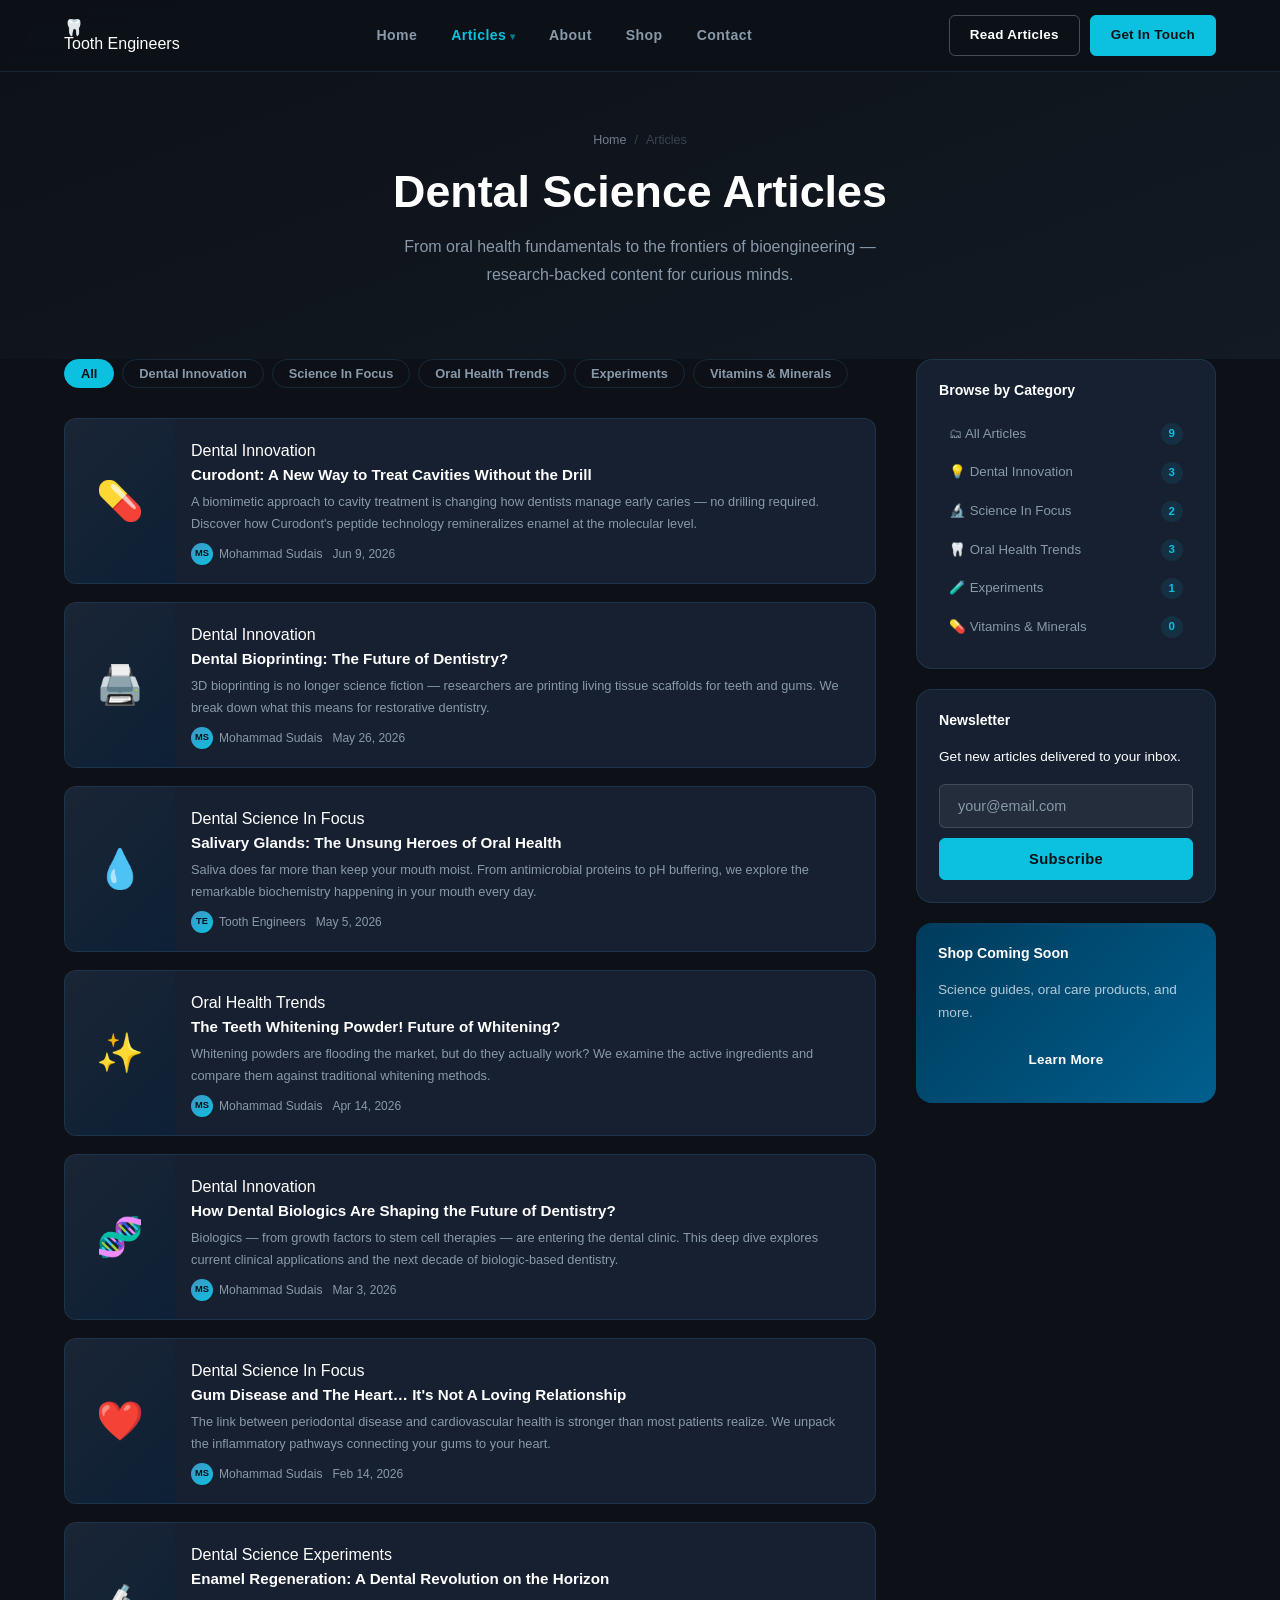
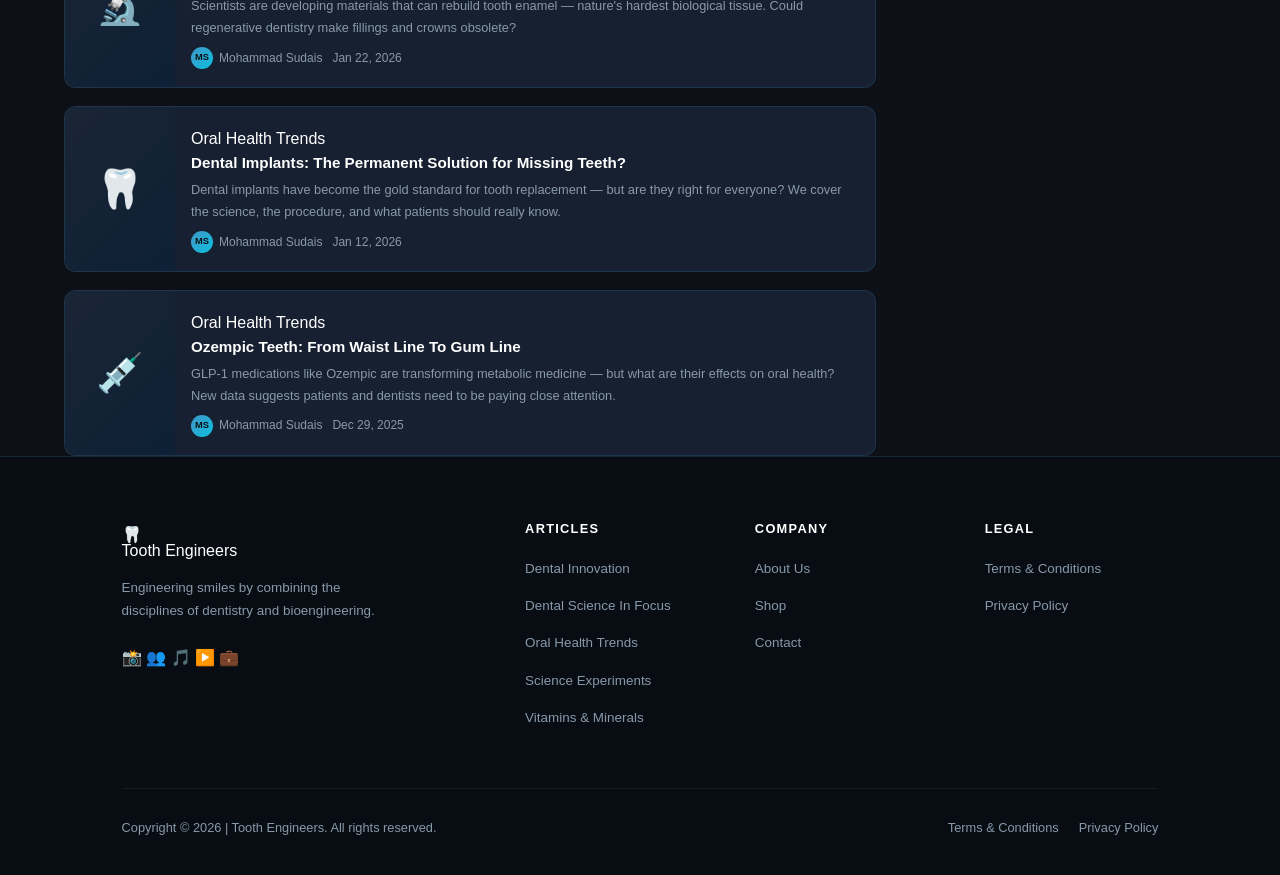
<file: articles.html>
<!DOCTYPE html>
<html lang="en">
<head>
  <meta charset="UTF-8" />
  <meta name="viewport" content="width=device-width, initial-scale=1.0" />
  <meta name="description" content="Tooth Engineers articles — dental innovation, oral health trends, bioengineering research, and more." />
  <title>Articles | Tooth Engineers</title>
  <link rel="preconnect" href="https://fonts.googleapis.com" />
  <link rel="preconnect" href="https://fonts.gstatic.com" crossorigin />
  <link href="https://fonts.googleapis.com/css2?family=Inter:wght@400;500;600;700&family=Playfair+Display:wght@600;700&display=swap" rel="stylesheet" />
  <link rel="stylesheet" href="css/style.css" />
</head>
<body>

<!-- ══ NAVBAR ══════════════════════════════ -->
<header class="navbar">
  <div class="container nav-inner">
    <a href="https://toothengineers.com/staging/2107" class="logo"><span class="logo-icon">🦷</span> Tooth Engineers</a>
    <nav>
      <ul class="nav-links">
        <li><a href="https://toothengineers.com/staging/2107">Home</a></li>
        <li>
          <a href="https://toothengineers.com/staging/2107/articles/" class="has-dropdown active">Articles</a>
          <div class="dropdown">
            <a href="https://toothengineers.com/staging/2107/articles/?cat=announcements">Announcements</a>
            <a href="https://toothengineers.com/staging/2107/articles/?cat=innovation">Dental Innovation</a>
            <a href="https://toothengineers.com/staging/2107/articles/?cat=experiments">Dental Science Experiments</a>
            <a href="https://toothengineers.com/staging/2107/articles/?cat=science">Dental Science In Focus</a>
            <a href="https://toothengineers.com/staging/2107/articles/?cat=health">Oral Health Trends</a>
            <a href="https://toothengineers.com/staging/2107/articles/?cat=vitamins">Vitamins &amp; Minerals</a>
          </div>
        </li>
        <li><a href="https://toothengineers.com/staging/2107/about/">About</a></li>
        <li><a href="https://toothengineers.com/staging/2107/shop/">Shop</a></li>
        <li><a href="https://toothengineers.com/staging/2107/contact/">Contact</a></li>
      </ul>
    </nav>
    <div class="nav-cta">
      <a href="https://toothengineers.com/staging/2107/articles/" class="btn btn-outline btn-sm">Read Articles</a>
      <a href="https://toothengineers.com/staging/2107/contact/" class="btn btn-primary btn-sm">Get In Touch</a>
    </div>
    <button class="hamburger" id="hamburger" aria-label="Toggle menu" aria-expanded="false">
      <span></span><span></span><span></span>
    </button>
  </div>
  <nav class="mobile-menu" id="mobileMenu">
    <ul>
      <li><a href="https://toothengineers.com/staging/2107">Home</a></li>
      <li><a href="https://toothengineers.com/staging/2107/articles/">Articles</a></li>
      <li><a href="https://toothengineers.com/staging/2107/about/">About</a></li>
      <li><a href="https://toothengineers.com/staging/2107/shop/">Shop</a></li>
      <li><a href="https://toothengineers.com/staging/2107/contact/">Contact</a></li>
    </ul>
    <div class="mobile-cta">
      <a href="https://toothengineers.com/staging/2107/contact/" class="btn btn-primary">Get In Touch</a>
    </div>
  </nav>
</header>

<!-- ══ PAGE HERO ════════════════════════════ -->
<section class="page-hero">
  <div class="container">
    <div class="breadcrumb">
      <a href="https://toothengineers.com/staging/2107">Home</a>
      <span>/</span>
      <span>Articles</span>
    </div>
    <h1>Dental Science Articles</h1>
    <p>From oral health fundamentals to the frontiers of bioengineering — research-backed content for curious minds.</p>
  </div>
</section>

<!-- ══ ARTICLES LAYOUT ══════════════════════ -->
<section class="section">
  <div class="container">
    <div class="articles-layout">

      <!-- ── Main content ── -->
      <div>
        <!-- Filter bar -->
        <div class="filter-bar">
          <button class="filter-btn active" data-filter="all">All</button>
          <button class="filter-btn" data-filter="innovation">Dental Innovation</button>
          <button class="filter-btn" data-filter="science">Science In Focus</button>
          <button class="filter-btn" data-filter="health">Oral Health Trends</button>
          <button class="filter-btn" data-filter="experiments">Experiments</button>
          <button class="filter-btn" data-filter="vitamins">Vitamins &amp; Minerals</button>
        </div>

        <!-- Articles list -->
        <div class="articles-list">

          <article class="article-list-card" data-category="innovation">
            <div class="article-list-img cat-innovation">💊</div>
            <div class="article-list-body">
              <span class="article-category cat-badge-innovation">Dental Innovation</span>
              <h3><a href="#">Curodont: A New Way to Treat Cavities Without the Drill</a></h3>
              <p>A biomimetic approach to cavity treatment is changing how dentists manage early caries — no drilling required. Discover how Curodont's peptide technology remineralizes enamel at the molecular level.</p>
              <div class="article-meta">
                <div class="article-meta-author">
                  <div class="author-avatar">MS</div>
                  Mohammad Sudais
                </div>
                <span>Jun 9, 2026</span>
              </div>
            </div>
          </article>

          <article class="article-list-card" data-category="innovation">
            <div class="article-list-img cat-innovation">🖨️</div>
            <div class="article-list-body">
              <span class="article-category cat-badge-innovation">Dental Innovation</span>
              <h3><a href="#">Dental Bioprinting: The Future of Dentistry?</a></h3>
              <p>3D bioprinting is no longer science fiction — researchers are printing living tissue scaffolds for teeth and gums. We break down what this means for restorative dentistry.</p>
              <div class="article-meta">
                <div class="article-meta-author">
                  <div class="author-avatar">MS</div>
                  Mohammad Sudais
                </div>
                <span>May 26, 2026</span>
              </div>
            </div>
          </article>

          <article class="article-list-card" data-category="science">
            <div class="article-list-img cat-science">💧</div>
            <div class="article-list-body">
              <span class="article-category cat-badge-science">Dental Science In Focus</span>
              <h3><a href="#">Salivary Glands: The Unsung Heroes of Oral Health</a></h3>
              <p>Saliva does far more than keep your mouth moist. From antimicrobial proteins to pH buffering, we explore the remarkable biochemistry happening in your mouth every day.</p>
              <div class="article-meta">
                <div class="article-meta-author">
                  <div class="author-avatar">TE</div>
                  Tooth Engineers
                </div>
                <span>May 5, 2026</span>
              </div>
            </div>
          </article>

          <article class="article-list-card" data-category="health">
            <div class="article-list-img cat-health">✨</div>
            <div class="article-list-body">
              <span class="article-category cat-badge-health">Oral Health Trends</span>
              <h3><a href="#">The Teeth Whitening Powder! Future of Whitening?</a></h3>
              <p>Whitening powders are flooding the market, but do they actually work? We examine the active ingredients and compare them against traditional whitening methods.</p>
              <div class="article-meta">
                <div class="article-meta-author">
                  <div class="author-avatar">MS</div>
                  Mohammad Sudais
                </div>
                <span>Apr 14, 2026</span>
              </div>
            </div>
          </article>

          <article class="article-list-card" data-category="innovation">
            <div class="article-list-img cat-innovation">🧬</div>
            <div class="article-list-body">
              <span class="article-category cat-badge-innovation">Dental Innovation</span>
              <h3><a href="#">How Dental Biologics Are Shaping the Future of Dentistry?</a></h3>
              <p>Biologics — from growth factors to stem cell therapies — are entering the dental clinic. This deep dive explores current clinical applications and the next decade of biologic-based dentistry.</p>
              <div class="article-meta">
                <div class="article-meta-author">
                  <div class="author-avatar">MS</div>
                  Mohammad Sudais
                </div>
                <span>Mar 3, 2026</span>
              </div>
            </div>
          </article>

          <article class="article-list-card" data-category="science">
            <div class="article-list-img cat-science">❤️</div>
            <div class="article-list-body">
              <span class="article-category cat-badge-science">Dental Science In Focus</span>
              <h3><a href="#">Gum Disease and The Heart… It's Not A Loving Relationship</a></h3>
              <p>The link between periodontal disease and cardiovascular health is stronger than most patients realize. We unpack the inflammatory pathways connecting your gums to your heart.</p>
              <div class="article-meta">
                <div class="article-meta-author">
                  <div class="author-avatar">MS</div>
                  Mohammad Sudais
                </div>
                <span>Feb 14, 2026</span>
              </div>
            </div>
          </article>

          <article class="article-list-card" data-category="experiments">
            <div class="article-list-img cat-experiments">🔬</div>
            <div class="article-list-body">
              <span class="article-category cat-badge-experiments">Dental Science Experiments</span>
              <h3><a href="#">Enamel Regeneration: A Dental Revolution on the Horizon</a></h3>
              <p>Scientists are developing materials that can rebuild tooth enamel — nature's hardest biological tissue. Could regenerative dentistry make fillings and crowns obsolete?</p>
              <div class="article-meta">
                <div class="article-meta-author">
                  <div class="author-avatar">MS</div>
                  Mohammad Sudais
                </div>
                <span>Jan 22, 2026</span>
              </div>
            </div>
          </article>

          <article class="article-list-card" data-category="health">
            <div class="article-list-img cat-health">🦷</div>
            <div class="article-list-body">
              <span class="article-category cat-badge-health">Oral Health Trends</span>
              <h3><a href="#">Dental Implants: The Permanent Solution for Missing Teeth?</a></h3>
              <p>Dental implants have become the gold standard for tooth replacement — but are they right for everyone? We cover the science, the procedure, and what patients should really know.</p>
              <div class="article-meta">
                <div class="article-meta-author">
                  <div class="author-avatar">MS</div>
                  Mohammad Sudais
                </div>
                <span>Jan 12, 2026</span>
              </div>
            </div>
          </article>

          <article class="article-list-card" data-category="health">
            <div class="article-list-img cat-health">💉</div>
            <div class="article-list-body">
              <span class="article-category cat-badge-health">Oral Health Trends</span>
              <h3><a href="#">Ozempic Teeth: From Waist Line To Gum Line</a></h3>
              <p>GLP-1 medications like Ozempic are transforming metabolic medicine — but what are their effects on oral health? New data suggests patients and dentists need to be paying close attention.</p>
              <div class="article-meta">
                <div class="article-meta-author">
                  <div class="author-avatar">MS</div>
                  Mohammad Sudais
                </div>
                <span>Dec 29, 2025</span>
              </div>
            </div>
          </article>

        </div>
      </div>

      <!-- ── Sidebar ── -->
      <aside>
        <div class="sidebar-widget">
          <h4>Browse by Category</h4>
          <div class="sidebar-categories">
            <div class="sidebar-cat" onclick="document.querySelector('[data-filter=\\'all\\']').click()">
              🗂 All Articles <span class="sidebar-cat-count">9</span>
            </div>
            <div class="sidebar-cat" onclick="document.querySelector('[data-filter=\\'innovation\\']').click()">
              💡 Dental Innovation <span class="sidebar-cat-count">3</span>
            </div>
            <div class="sidebar-cat" onclick="document.querySelector('[data-filter=\\'science\\']').click()">
              🔬 Science In Focus <span class="sidebar-cat-count">2</span>
            </div>
            <div class="sidebar-cat" onclick="document.querySelector('[data-filter=\\'health\\']').click()">
              🦷 Oral Health Trends <span class="sidebar-cat-count">3</span>
            </div>
            <div class="sidebar-cat" onclick="document.querySelector('[data-filter=\\'experiments\\']').click()">
              🧪 Experiments <span class="sidebar-cat-count">1</span>
            </div>
            <div class="sidebar-cat" onclick="document.querySelector('[data-filter=\\'vitamins\\']').click()">
              💊 Vitamins &amp; Minerals <span class="sidebar-cat-count">0</span>
            </div>
          </div>
        </div>

        <div class="sidebar-widget">
          <h4>Newsletter</h4>
          <p style="font-size:.85rem;color:var(--muted);margin-bottom:1rem;">Get new articles delivered to your inbox.</p>
          <form class="newsletter-form" style="flex-direction:column;gap:.6rem;" novalidate>
            <input type="email" placeholder="your@email.com" required style="width:100%;" />
            <button type="submit" class="btn btn-primary" style="justify-content:center;">Subscribe</button>
          </form>
        </div>

        <div class="sidebar-widget" style="background:linear-gradient(135deg,#003B5C,#005F8E);border:none;color:#fff;">
          <h4 style="color:#fff;">Shop Coming Soon</h4>
          <p style="font-size:.85rem;color:rgba(255,255,255,.7);margin-bottom:1rem;">Science guides, oral care products, and more.</p>
          <a href="https://toothengineers.com/staging/2107/shop/" class="btn btn-accent btn-sm" style="display:block;text-align:center;">Learn More</a>
        </div>
      </aside>

    </div>
  </div>
</section>

<!-- ══ FOOTER ════════════════════════════════ -->
<footer class="footer">
  <div class="container">
    <div class="footer-grid">
      <div class="footer-brand">
        <a href="https://toothengineers.com/staging/2107" class="logo"><span>🦷</span> Tooth Engineers</a>
        <p>Engineering smiles by combining the disciplines of dentistry and bioengineering.</p>
        <div class="footer-social">
          <a href="https://www.instagram.com/toothengineers/" target="_blank" rel="noopener">📸</a>
          <a href="https://www.facebook.com/profile.php?id=61561686900478" target="_blank" rel="noopener">👥</a>
          <a href="https://www.tiktok.com/@toothengineers" target="_blank" rel="noopener">🎵</a>
          <a href="https://www.youtube.com/@ToothEngineers" target="_blank" rel="noopener">▶️</a>
          <a href="https://www.linkedin.com/company/tooth-engineers/" target="_blank" rel="noopener">💼</a>
        </div>
      </div>
      <div class="footer-col">
        <h4>Articles</h4>
        <ul>
          <li><a href="https://toothengineers.com/staging/2107/articles/?cat=innovation">Dental Innovation</a></li>
          <li><a href="https://toothengineers.com/staging/2107/articles/?cat=science">Dental Science In Focus</a></li>
          <li><a href="https://toothengineers.com/staging/2107/articles/?cat=health">Oral Health Trends</a></li>
          <li><a href="https://toothengineers.com/staging/2107/articles/?cat=experiments">Science Experiments</a></li>
          <li><a href="https://toothengineers.com/staging/2107/articles/?cat=vitamins">Vitamins &amp; Minerals</a></li>
        </ul>
      </div>
      <div class="footer-col">
        <h4>Company</h4>
        <ul>
          <li><a href="https://toothengineers.com/staging/2107/about/">About Us</a></li>
          <li><a href="https://toothengineers.com/staging/2107/shop/">Shop</a></li>
          <li><a href="https://toothengineers.com/staging/2107/contact/">Contact</a></li>
        </ul>
      </div>
      <div class="footer-col">
        <h4>Legal</h4>
        <ul>
          <li><a href="#">Terms &amp; Conditions</a></li>
          <li><a href="#">Privacy Policy</a></li>
        </ul>
      </div>
    </div>
    <div class="footer-bottom">
      <p>Copyright &copy; <span id="year"></span> | Tooth Engineers. All rights reserved.</p>
      <div class="footer-legal">
        <a href="#">Terms &amp; Conditions</a>
        <a href="#">Privacy Policy</a>
      </div>
    </div>
  </div>
</footer>

<script src="js/main.js"></script>
</body>
</html>
</file>
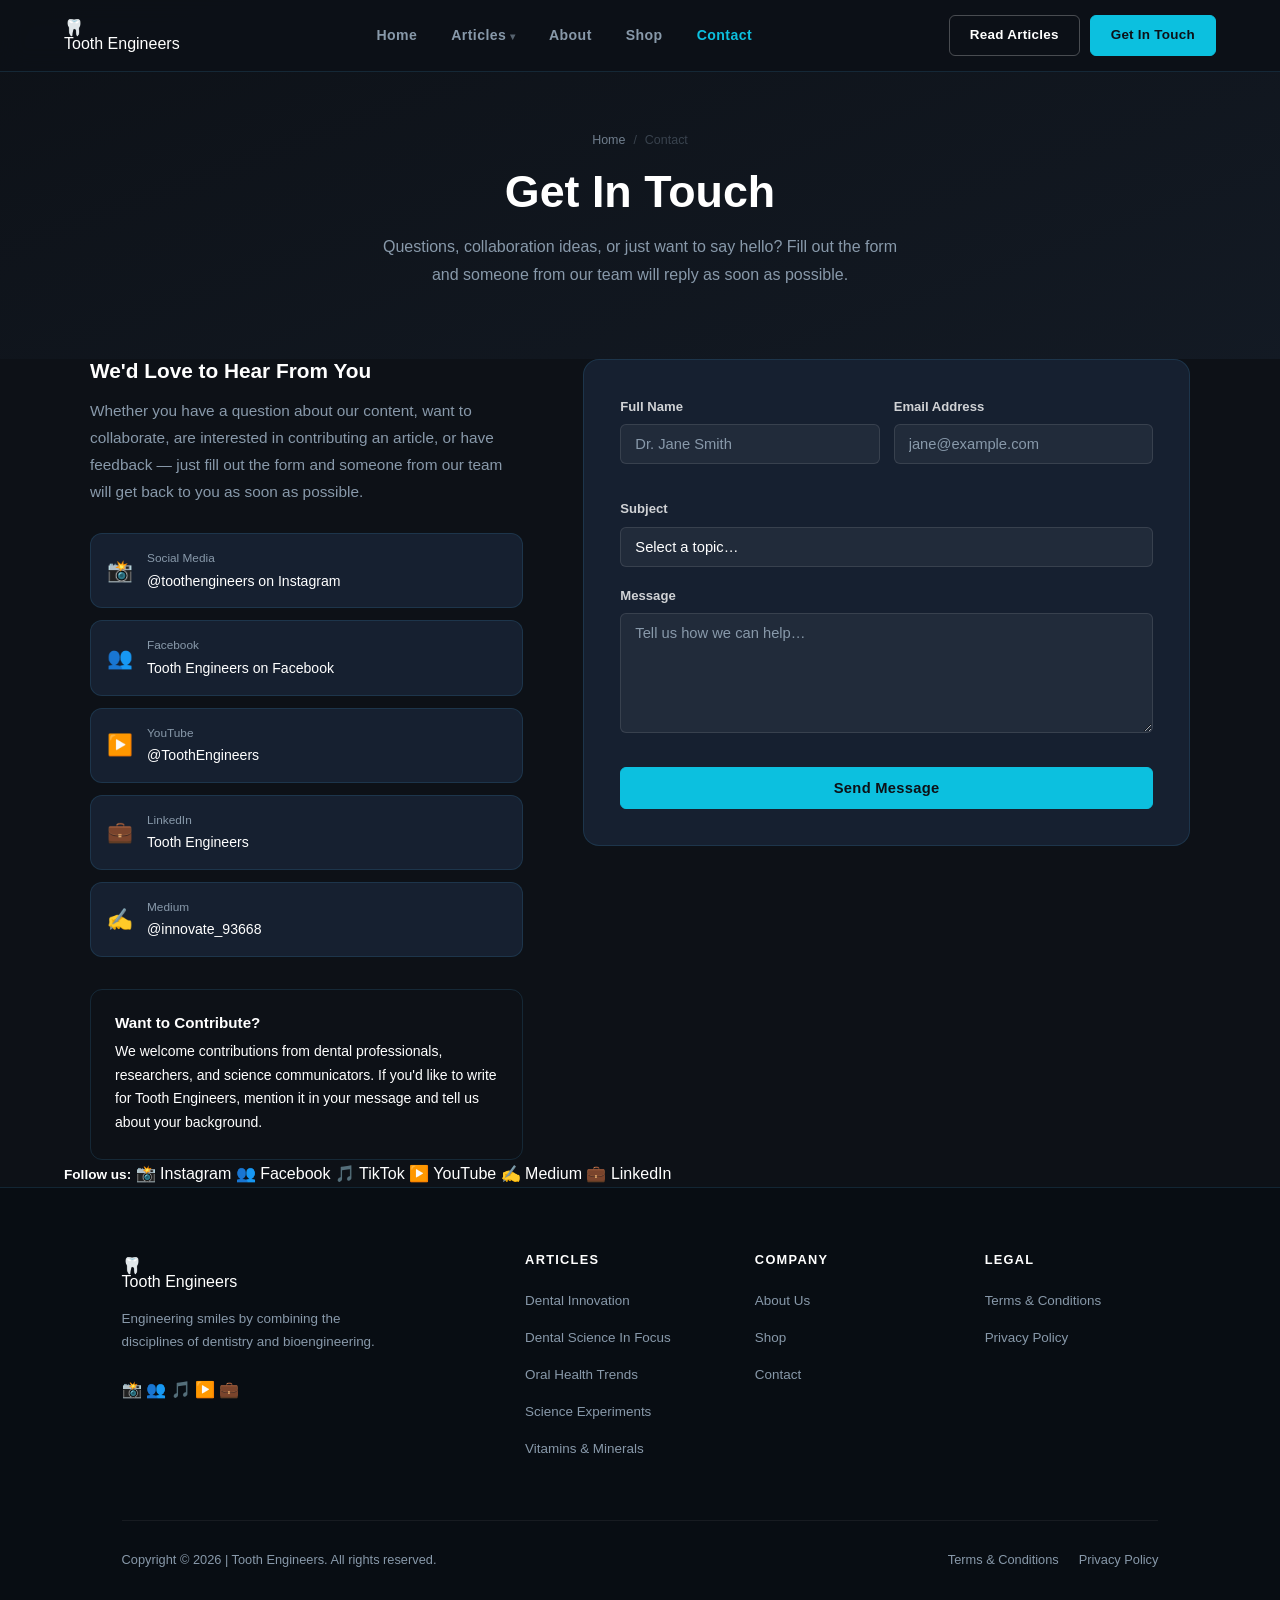
<file: contact.html>
<!DOCTYPE html>
<html lang="en">
<head>
  <meta charset="UTF-8" />
  <meta name="viewport" content="width=device-width, initial-scale=1.0" />
  <meta name="description" content="Contact Tooth Engineers — reach out with questions, collaboration ideas, or general inquiries." />
  <title>Contact | Tooth Engineers</title>
  <link rel="preconnect" href="https://fonts.googleapis.com" />
  <link rel="preconnect" href="https://fonts.gstatic.com" crossorigin />
  <link href="https://fonts.googleapis.com/css2?family=Inter:wght@400;500;600;700&family=Playfair+Display:wght@600;700&display=swap" rel="stylesheet" />
  <link rel="stylesheet" href="css/style.css" />
</head>
<body>

<!-- ══ NAVBAR ══════════════════════════════ -->
<header class="navbar">
  <div class="container nav-inner">
    <a href="https://toothengineers.com/staging/2107" class="logo"><span class="logo-icon">🦷</span> Tooth Engineers</a>
    <nav>
      <ul class="nav-links">
        <li><a href="https://toothengineers.com/staging/2107">Home</a></li>
        <li>
          <a href="https://toothengineers.com/staging/2107/articles/" class="has-dropdown">Articles</a>
          <div class="dropdown">
            <a href="https://toothengineers.com/staging/2107/articles/?cat=announcements">Announcements</a>
            <a href="https://toothengineers.com/staging/2107/articles/?cat=innovation">Dental Innovation</a>
            <a href="https://toothengineers.com/staging/2107/articles/?cat=experiments">Dental Science Experiments</a>
            <a href="https://toothengineers.com/staging/2107/articles/?cat=science">Dental Science In Focus</a>
            <a href="https://toothengineers.com/staging/2107/articles/?cat=health">Oral Health Trends</a>
            <a href="https://toothengineers.com/staging/2107/articles/?cat=vitamins">Vitamins &amp; Minerals</a>
          </div>
        </li>
        <li><a href="https://toothengineers.com/staging/2107/about/">About</a></li>
        <li><a href="https://toothengineers.com/staging/2107/shop/">Shop</a></li>
        <li><a href="https://toothengineers.com/staging/2107/contact/" class="active">Contact</a></li>
      </ul>
    </nav>
    <div class="nav-cta">
      <a href="https://toothengineers.com/staging/2107/articles/" class="btn btn-outline btn-sm">Read Articles</a>
      <a href="https://toothengineers.com/staging/2107/contact/" class="btn btn-primary btn-sm">Get In Touch</a>
    </div>
    <button class="hamburger" id="hamburger" aria-label="Toggle menu" aria-expanded="false">
      <span></span><span></span><span></span>
    </button>
  </div>
  <nav class="mobile-menu" id="mobileMenu">
    <ul>
      <li><a href="https://toothengineers.com/staging/2107">Home</a></li>
      <li><a href="https://toothengineers.com/staging/2107/articles/">Articles</a></li>
      <li><a href="https://toothengineers.com/staging/2107/about/">About</a></li>
      <li><a href="https://toothengineers.com/staging/2107/shop/">Shop</a></li>
      <li><a href="https://toothengineers.com/staging/2107/contact/">Contact</a></li>
    </ul>
    <div class="mobile-cta">
      <a href="https://toothengineers.com/staging/2107/contact/" class="btn btn-primary">Get In Touch</a>
    </div>
  </nav>
</header>

<!-- ══ PAGE HERO ════════════════════════════ -->
<section class="page-hero">
  <div class="container">
    <div class="breadcrumb">
      <a href="https://toothengineers.com/staging/2107">Home</a>
      <span>/</span>
      <span>Contact</span>
    </div>
    <h1>Get In Touch</h1>
    <p>Questions, collaboration ideas, or just want to say hello? Fill out the form and someone from our team will reply as soon as possible.</p>
  </div>
</section>

<!-- ══ CONTACT LAYOUT ═══════════════════════ -->
<section class="section">
  <div class="container">
    <div class="contact-layout">

      <!-- ── Info side ── -->
      <div class="contact-info">
        <h3>We'd Love to Hear From You</h3>
        <p>
          Whether you have a question about our content, want to collaborate, are interested in contributing an article, or have feedback — just fill out the form and someone from our team will get back to you as soon as possible.
        </p>

        <div class="contact-channels">
          <div class="contact-channel">
            <span class="contact-channel-icon">📸</span>
            <div>
              <strong>Social Media</strong>
              <a href="https://www.instagram.com/toothengineers/" target="_blank" rel="noopener">@toothengineers on Instagram</a>
            </div>
          </div>
          <a href="https://www.facebook.com/profile.php?id=61561686900478" target="_blank" rel="noopener" class="contact-channel">
            <span class="contact-channel-icon">👥</span>
            <div>
              <strong>Facebook</strong>
              Tooth Engineers on Facebook
            </div>
          </a>
          <a href="https://www.youtube.com/@ToothEngineers" target="_blank" rel="noopener" class="contact-channel">
            <span class="contact-channel-icon">▶️</span>
            <div>
              <strong>YouTube</strong>
              @ToothEngineers
            </div>
          </a>
          <a href="https://www.linkedin.com/company/tooth-engineers/" target="_blank" rel="noopener" class="contact-channel">
            <span class="contact-channel-icon">💼</span>
            <div>
              <strong>LinkedIn</strong>
              Tooth Engineers
            </div>
          </a>
          <a href="https://medium.com/@innovate_93668" target="_blank" rel="noopener" class="contact-channel">
            <span class="contact-channel-icon">✍️</span>
            <div>
              <strong>Medium</strong>
              @innovate_93668
            </div>
          </a>
        </div>

        <div style="margin-top:2rem;padding:1.5rem;background:var(--light);border-radius:var(--radius);border:1px solid var(--border);">
          <h4 style="margin-bottom:.5rem;font-size:.95rem;">Want to Contribute?</h4>
          <p style="font-size:.875rem;color:var(--muted);line-height:1.7;">
            We welcome contributions from dental professionals, researchers, and science communicators. If you'd like to write for Tooth Engineers, mention it in your message and tell us about your background.
          </p>
        </div>
      </div>

      <!-- ── Form side ── -->
      <div class="contact-form-card">
        <form id="contactForm" novalidate>
          <div class="form-row">
            <div class="form-group">
              <label for="name">Full Name</label>
              <input type="text" id="name" name="name" placeholder="Dr. Jane Smith" required />
              <span class="error-msg" id="nameError"></span>
            </div>
            <div class="form-group">
              <label for="email">Email Address</label>
              <input type="email" id="email" name="email" placeholder="jane@example.com" required />
              <span class="error-msg" id="emailError"></span>
            </div>
          </div>
          <div class="form-group">
            <label for="subject">Subject</label>
            <select id="subject" name="subject">
              <option value="">Select a topic…</option>
              <option value="general">General Inquiry</option>
              <option value="collaboration">Collaboration / Partnership</option>
              <option value="contribute">Article Contribution</option>
              <option value="shop">Shop / Product Inquiry</option>
              <option value="press">Press / Media</option>
              <option value="other">Other</option>
            </select>
          </div>
          <div class="form-group">
            <label for="message">Message</label>
            <textarea id="message" name="message" rows="6" placeholder="Tell us how we can help…" required></textarea>
            <span class="error-msg" id="messageError"></span>
          </div>
          <button type="submit" class="btn btn-primary" style="width:100%;justify-content:center;">Send Message</button>
          <div class="form-success" id="formSuccess">
            ✅ Thanks! We'll be in touch soon.
          </div>
        </form>
      </div>

    </div>
  </div>
</section>

<!-- ══ SOCIAL STRIP ══════════════════════════ -->
<div class="social-strip">
  <div class="container social-inner">
    <span style="font-size:.85rem;color:var(--muted);font-weight:600;">Follow us:</span>
    <a href="https://www.instagram.com/toothengineers/" target="_blank" rel="noopener" class="social-link"><span class="social-icon">📸</span> Instagram</a>
    <a href="https://www.facebook.com/profile.php?id=61561686900478" target="_blank" rel="noopener" class="social-link"><span class="social-icon">👥</span> Facebook</a>
    <a href="https://www.tiktok.com/@toothengineers" target="_blank" rel="noopener" class="social-link"><span class="social-icon">🎵</span> TikTok</a>
    <a href="https://www.youtube.com/@ToothEngineers" target="_blank" rel="noopener" class="social-link"><span class="social-icon">▶️</span> YouTube</a>
    <a href="https://medium.com/@innovate_93668" target="_blank" rel="noopener" class="social-link"><span class="social-icon">✍️</span> Medium</a>
    <a href="https://www.linkedin.com/company/tooth-engineers/" target="_blank" rel="noopener" class="social-link"><span class="social-icon">💼</span> LinkedIn</a>
  </div>
</div>

<!-- ══ FOOTER ════════════════════════════════ -->
<footer class="footer">
  <div class="container">
    <div class="footer-grid">
      <div class="footer-brand">
        <a href="https://toothengineers.com/staging/2107" class="logo"><span>🦷</span> Tooth Engineers</a>
        <p>Engineering smiles by combining the disciplines of dentistry and bioengineering.</p>
        <div class="footer-social">
          <a href="https://www.instagram.com/toothengineers/" target="_blank" rel="noopener">📸</a>
          <a href="https://www.facebook.com/profile.php?id=61561686900478" target="_blank" rel="noopener">👥</a>
          <a href="https://www.tiktok.com/@toothengineers" target="_blank" rel="noopener">🎵</a>
          <a href="https://www.youtube.com/@ToothEngineers" target="_blank" rel="noopener">▶️</a>
          <a href="https://www.linkedin.com/company/tooth-engineers/" target="_blank" rel="noopener">💼</a>
        </div>
      </div>
      <div class="footer-col">
        <h4>Articles</h4>
        <ul>
          <li><a href="https://toothengineers.com/staging/2107/articles/?cat=innovation">Dental Innovation</a></li>
          <li><a href="https://toothengineers.com/staging/2107/articles/?cat=science">Dental Science In Focus</a></li>
          <li><a href="https://toothengineers.com/staging/2107/articles/?cat=health">Oral Health Trends</a></li>
          <li><a href="https://toothengineers.com/staging/2107/articles/?cat=experiments">Science Experiments</a></li>
          <li><a href="https://toothengineers.com/staging/2107/articles/?cat=vitamins">Vitamins &amp; Minerals</a></li>
        </ul>
      </div>
      <div class="footer-col">
        <h4>Company</h4>
        <ul>
          <li><a href="https://toothengineers.com/staging/2107/about/">About Us</a></li>
          <li><a href="https://toothengineers.com/staging/2107/shop/">Shop</a></li>
          <li><a href="https://toothengineers.com/staging/2107/contact/">Contact</a></li>
        </ul>
      </div>
      <div class="footer-col">
        <h4>Legal</h4>
        <ul>
          <li><a href="#">Terms &amp; Conditions</a></li>
          <li><a href="#">Privacy Policy</a></li>
        </ul>
      </div>
    </div>
    <div class="footer-bottom">
      <p>Copyright &copy; <span id="year"></span> | Tooth Engineers. All rights reserved.</p>
      <div class="footer-legal">
        <a href="#">Terms &amp; Conditions</a>
        <a href="#">Privacy Policy</a>
      </div>
    </div>
  </div>
</footer>

<script src="js/main.js"></script>
</body>
</html>
</file>
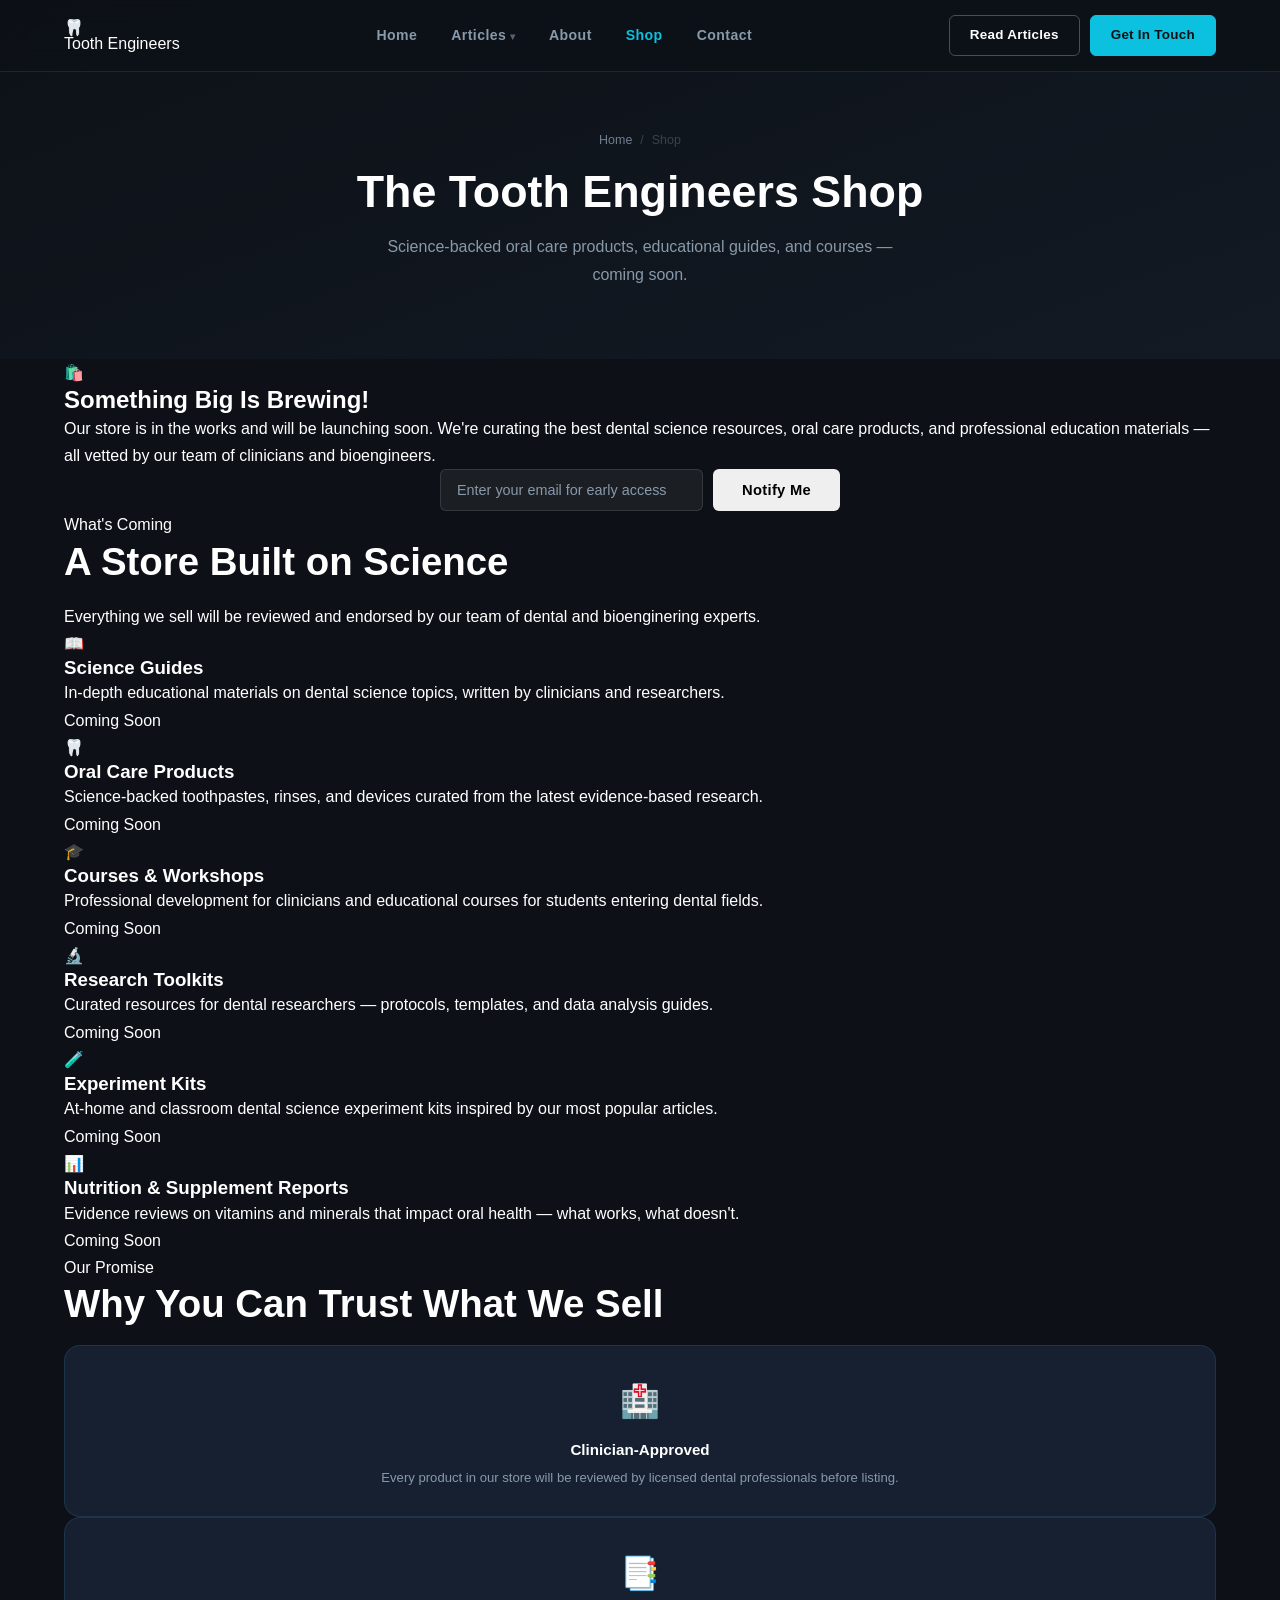
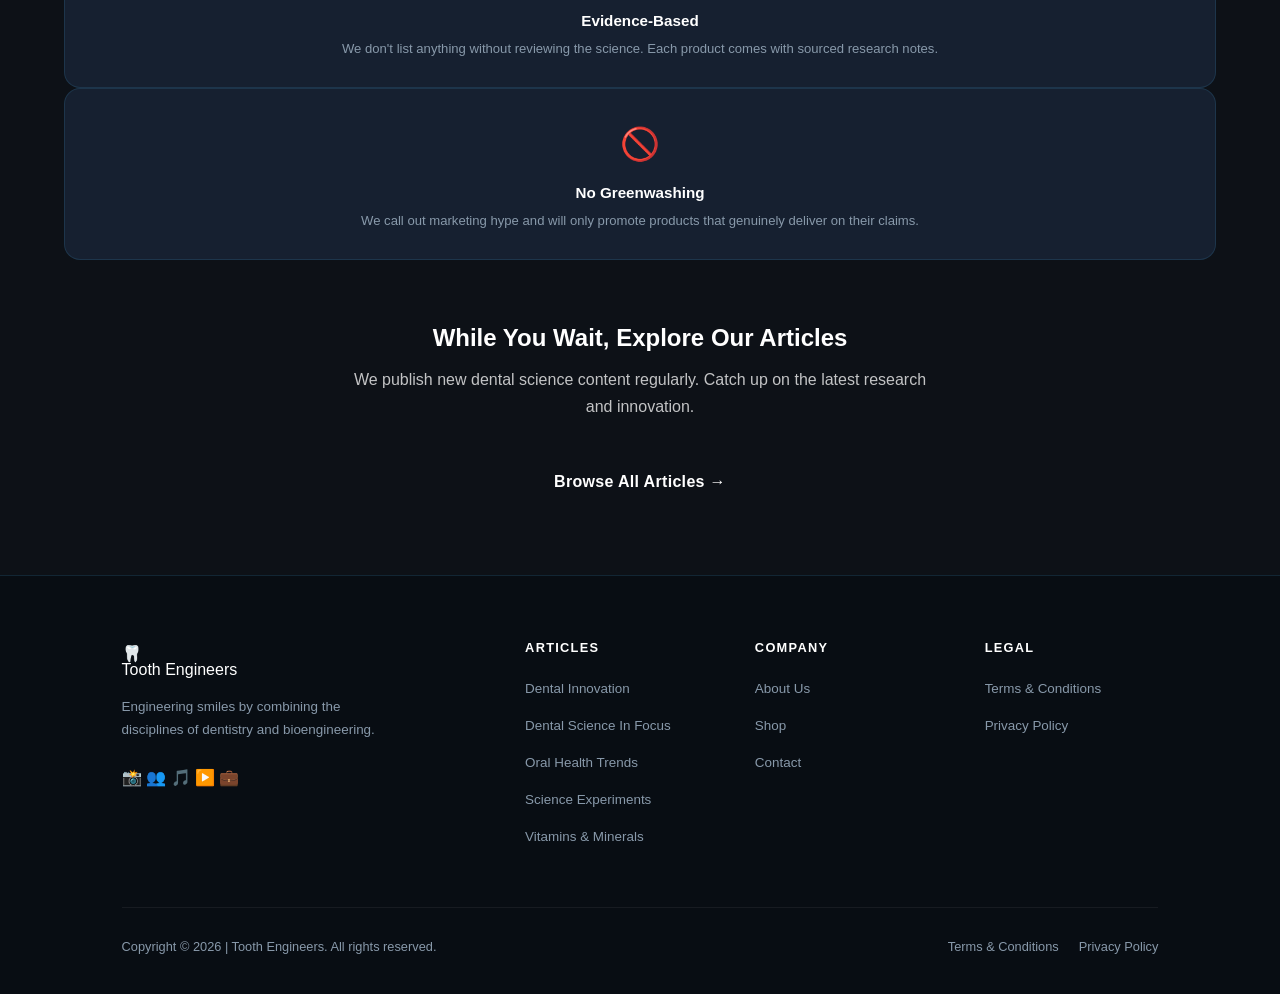
<file: shop.html>
<!DOCTYPE html>
<html lang="en">
<head>
  <meta charset="UTF-8" />
  <meta name="viewport" content="width=device-width, initial-scale=1.0" />
  <meta name="description" content="Tooth Engineers Shop — science-backed oral care products, guides, and courses. Launching soon." />
  <title>Shop | Tooth Engineers</title>
  <link rel="preconnect" href="https://fonts.googleapis.com" />
  <link rel="preconnect" href="https://fonts.gstatic.com" crossorigin />
  <link href="https://fonts.googleapis.com/css2?family=Inter:wght@400;500;600;700&family=Playfair+Display:wght@600;700&display=swap" rel="stylesheet" />
  <link rel="stylesheet" href="css/style.css" />
</head>
<body>

<!-- ══ NAVBAR ══════════════════════════════ -->
<header class="navbar">
  <div class="container nav-inner">
    <a href="https://toothengineers.com/staging/2107/" class="logo"><span class="logo-icon">🦷</span> Tooth Engineers</a>
    <nav>
      <ul class="nav-links">
        <li><a href="https://toothengineers.com/staging/2107/">Home</a></li>
        <li>
          <a href="https://toothengineers.com/staging/2107/articles/" class="has-dropdown">Articles</a>
          <div class="dropdown">
            <a href="https://toothengineers.com/staging/2107/articles/?cat=announcements">Announcements</a>
            <a href="https://toothengineers.com/staging/2107/articles/?cat=innovation">Dental Innovation</a>
            <a href="https://toothengineers.com/staging/2107/articles/?cat=experiments">Dental Science Experiments</a>
            <a href="https://toothengineers.com/staging/2107/articles/?cat=science">Dental Science In Focus</a>
            <a href="https://toothengineers.com/staging/2107/articles/?cat=health">Oral Health Trends</a>
            <a href="https://toothengineers.com/staging/2107/articles/?cat=vitamins">Vitamins &amp; Minerals</a>
          </div>
        </li>
        <li><a href="https://toothengineers.com/staging/2107/about/">About</a></li>
        <li><a href="https://toothengineers.com/staging/2107/shop/" class="active">Shop</a></li>
        <li><a href="https://toothengineers.com/staging/2107/contact/">Contact</a></li>
      </ul>
    </nav>
    <div class="nav-cta">
      <a href="https://toothengineers.com/staging/2107/articles/" class="btn btn-outline btn-sm">Read Articles</a>
      <a href="https://toothengineers.com/staging/2107/contact/" class="btn btn-primary btn-sm">Get In Touch</a>
    </div>
    <button class="hamburger" id="hamburger" aria-label="Toggle menu" aria-expanded="false">
      <span></span><span></span><span></span>
    </button>
  </div>
  <nav class="mobile-menu" id="mobileMenu">
    <ul>
      <li><a href="https://toothengineers.com/staging/2107/">Home</a></li>
      <li><a href="https://toothengineers.com/staging/2107/articles/">Articles</a></li>
      <li><a href="https://toothengineers.com/staging/2107/about/">About</a></li>
      <li><a href="https://toothengineers.com/staging/2107/shop/">Shop</a></li>
      <li><a href="https://toothengineers.com/staging/2107/contact/">Contact</a></li>
    </ul>
    <div class="mobile-cta">
      <a href="https://toothengineers.com/staging/2107/contact/" class="btn btn-primary">Get In Touch</a>
    </div>
  </nav>
</header>

<!-- ══ PAGE HERO ════════════════════════════ -->
<section class="page-hero">
  <div class="container">
    <div class="breadcrumb">
      <a href="https://toothengineers.com/staging/2107/">Home</a>
      <span>/</span>
      <span>Shop</span>
    </div>
    <h1>The Tooth Engineers Shop</h1>
    <p>Science-backed oral care products, educational guides, and courses — coming soon.</p>
  </div>
</section>

<!-- ══ COMING SOON ══════════════════════════ -->
<section class="section">
  <div class="container shop-coming">
    <div class="shop-coming-icon">🛍️</div>
    <h2>Something Big Is Brewing!</h2>
    <p>Our store is in the works and will be launching soon. We're curating the best dental science resources, oral care products, and professional education materials — all vetted by our team of clinicians and bioengineers.</p>
    <form class="shop-notify-form" style="max-width:400px;margin:0 auto;" novalidate>
      <input type="email" placeholder="Enter your email for early access" required />
      <button type="submit" class="btn btn-accent">Notify Me</button>
    </form>
  </div>
</section>

<!-- ══ PRODUCT CATEGORIES TEASER ═════════════ -->
<section class="section section--gray">
  <div class="container">
    <div class="section-header section-header--center">
      <div class="section-label">What's Coming</div>
      <h2 class="section-title">A Store Built on Science</h2>
      <p class="section-subtitle">Everything we sell will be reviewed and endorsed by our team of dental and bioenginering experts.</p>
    </div>
    <div class="product-teasers">
      <div class="product-teaser">
        <div class="icon">📖</div>
        <h3>Science Guides</h3>
        <p>In-depth educational materials on dental science topics, written by clinicians and researchers.</p>
        <span class="price-soon">Coming Soon</span>
      </div>
      <div class="product-teaser">
        <div class="icon">🦷</div>
        <h3>Oral Care Products</h3>
        <p>Science-backed toothpastes, rinses, and devices curated from the latest evidence-based research.</p>
        <span class="price-soon">Coming Soon</span>
      </div>
      <div class="product-teaser">
        <div class="icon">🎓</div>
        <h3>Courses &amp; Workshops</h3>
        <p>Professional development for clinicians and educational courses for students entering dental fields.</p>
        <span class="price-soon">Coming Soon</span>
      </div>
      <div class="product-teaser">
        <div class="icon">🔬</div>
        <h3>Research Toolkits</h3>
        <p>Curated resources for dental researchers — protocols, templates, and data analysis guides.</p>
        <span class="price-soon">Coming Soon</span>
      </div>
      <div class="product-teaser">
        <div class="icon">🧪</div>
        <h3>Experiment Kits</h3>
        <p>At-home and classroom dental science experiment kits inspired by our most popular articles.</p>
        <span class="price-soon">Coming Soon</span>
      </div>
      <div class="product-teaser">
        <div class="icon">📊</div>
        <h3>Nutrition &amp; Supplement Reports</h3>
        <p>Evidence reviews on vitamins and minerals that impact oral health — what works, what doesn't.</p>
        <span class="price-soon">Coming Soon</span>
      </div>
    </div>
  </div>
</section>

<!-- ══ WHY TRUST US ══════════════════════════ -->
<section class="section">
  <div class="container">
    <div class="section-header section-header--center">
      <div class="section-label">Our Promise</div>
      <h2 class="section-title">Why You Can Trust What We Sell</h2>
    </div>
    <div class="about-values" style="grid-template-columns:repeat(3,1fr);">
      <div class="value-card">
        <div class="value-icon">🏥</div>
        <h3>Clinician-Approved</h3>
        <p>Every product in our store will be reviewed by licensed dental professionals before listing.</p>
      </div>
      <div class="value-card">
        <div class="value-icon">📑</div>
        <h3>Evidence-Based</h3>
        <p>We don't list anything without reviewing the science. Each product comes with sourced research notes.</p>
      </div>
      <div class="value-card">
        <div class="value-icon">🚫</div>
        <h3>No Greenwashing</h3>
        <p>We call out marketing hype and will only promote products that genuinely deliver on their claims.</p>
      </div>
    </div>
  </div>
</section>

<!-- ══ CTA ═══════════════════════════════════ -->
<section class="shop-teaser" style="padding:4rem 0;">
  <div class="container" style="text-align:center;max-width:600px;margin:0 auto;">
    <h2 style="color:#fff;margin-bottom:.8rem;">While You Wait, Explore Our Articles</h2>
    <p style="color:rgba(255,255,255,.75);margin-bottom:2rem;">We publish new dental science content regularly. Catch up on the latest research and innovation.</p>
    <a href="https://toothengineers.com/staging/2107/articles/" class="btn btn-accent btn-lg">Browse All Articles →</a>
  </div>
</section>

<!-- ══ FOOTER ════════════════════════════════ -->
<footer class="footer">
  <div class="container">
    <div class="footer-grid">
      <div class="footer-brand">
        <a href="https://toothengineers.com/staging/2107/" class="logo"><span>🦷</span> Tooth Engineers</a>
        <p>Engineering smiles by combining the disciplines of dentistry and bioengineering.</p>
        <div class="footer-social">
          <a href="https://www.instagram.com/toothengineers/" target="_blank" rel="noopener">📸</a>
          <a href="https://www.facebook.com/profile.php?id=61561686900478" target="_blank" rel="noopener">👥</a>
          <a href="https://www.tiktok.com/@toothengineers" target="_blank" rel="noopener">🎵</a>
          <a href="https://www.youtube.com/@ToothEngineers" target="_blank" rel="noopener">▶️</a>
          <a href="https://www.linkedin.com/company/tooth-engineers/" target="_blank" rel="noopener">💼</a>
        </div>
      </div>
      <div class="footer-col">
        <h4>Articles</h4>
        <ul>
          <li><a href="https://toothengineers.com/staging/2107/articles/?cat=innovation">Dental Innovation</a></li>
          <li><a href="https://toothengineers.com/staging/2107/articles/?cat=science">Dental Science In Focus</a></li>
          <li><a href="https://toothengineers.com/staging/2107/articles/?cat=health">Oral Health Trends</a></li>
          <li><a href="https://toothengineers.com/staging/2107/articles/?cat=experiments">Science Experiments</a></li>
          <li><a href="https://toothengineers.com/staging/2107/articles/?cat=vitamins">Vitamins &amp; Minerals</a></li>
        </ul>
      </div>
      <div class="footer-col">
        <h4>Company</h4>
        <ul>
          <li><a href="https://toothengineers.com/staging/2107/about/">About Us</a></li>
          <li><a href="https://toothengineers.com/staging/2107/shop/">Shop</a></li>
          <li><a href="https://toothengineers.com/staging/2107/contact/">Contact</a></li>
        </ul>
      </div>
      <div class="footer-col">
        <h4>Legal</h4>
        <ul>
          <li><a href="#">Terms &amp; Conditions</a></li>
          <li><a href="#">Privacy Policy</a></li>
        </ul>
      </div>
    </div>
    <div class="footer-bottom">
      <p>Copyright &copy; <span id="year"></span> | Tooth Engineers. All rights reserved.</p>
      <div class="footer-legal">
        <a href="#">Terms &amp; Conditions</a>
        <a href="#">Privacy Policy</a>
      </div>
    </div>
  </div>
</footer>

<script src="js/main.js"></script>
</body>
</html>
</file>
<file: css/style.css>
/* ════════════════════════════════════════
   Tooth Engineers — Global Stylesheet
   Brand: #4096C6 / #0CC0DF / #000000 / #FFFFFF
   Fonts: Poppins (headings) · Quicksand (body)
   ════════════════════════════════════════ */

*, *::before, *::after { box-sizing: border-box; margin: 0; padding: 0; }

/* ── Variables ── */
:root {
  --navy:      #0d1117;
  --navy2:     #131a24;
  --navy3:     #1a2535;
  --card:      #162030;
  --primary:   #4096C6;
  --primary-h: #5bb0d8;
  --accent:    #0CC0DF;
  --accent-h:  #3dd1ea;
  --white:     #ffffff;
  --gray:      #8899aa;
  --border:    rgba(64,150,198,0.18);
  --radius-sm: 6px;
  --radius:    12px;
  --radius-lg: 16px;
  --shadow:    0 20px 50px rgba(0,0,0,0.4);
  --trans:     0.22s ease;
}

html { scroll-behavior: smooth; font-size: 16px; }

body {
  font-family: 'Quicksand', sans-serif;
  background: var(--navy);
  color: var(--white);
  line-height: 1.7;
  -webkit-font-smoothing: antialiased;
}

img { max-width: 100%; display: block; }
a { text-decoration: none; color: inherit; }
ul { list-style: none; }

h1, h2, h3, h4 {
  font-family: 'Poppins', sans-serif;
  font-weight: 700;
  line-height: 1.2;
  color: var(--white);
}

.container {
  width: 90%;
  max-width: 1200px;
  margin: 0 auto;
}

/* ── Labels ── */
.label {
  font-size: 0.76rem;
  font-weight: 700;
  letter-spacing: 0.14em;
  text-transform: uppercase;
  color: var(--accent);
  margin-bottom: 14px;
  display: block;
}

/* ── Buttons ── */
.btn {
  display: inline-flex;
  align-items: center;
  gap: 0.4rem;
  padding: 12px 28px;
  border-radius: var(--radius-sm);
  font-size: 0.92rem;
  font-weight: 700;
  cursor: pointer;
  border: 1.5px solid transparent;
  font-family: 'Quicksand', sans-serif;
  transition: background var(--trans), color var(--trans), border-color var(--trans), transform var(--trans);
  letter-spacing: 0.02em;
}
.btn:hover { transform: translateY(-2px); }

.btn-primary {
  background: var(--accent);
  color: var(--navy);
  border-color: var(--accent);
}
.btn-primary:hover { background: var(--accent-h); border-color: var(--accent-h); }

.btn-outline {
  background: transparent;
  color: var(--white);
  border-color: rgba(255,255,255,0.25);
}
.btn-outline:hover { border-color: var(--accent); background: rgba(12,192,223,0.08); }

.btn-sm { padding: 8px 20px; font-size: 0.84rem; }
.btn-lg { padding: 15px 36px; font-size: 1rem; }

/* ════════════════════════════════════════
   NAVBAR
   ════════════════════════════════════════ */
.navbar {
  position: fixed;
  top: 0; left: 0; right: 0;
  z-index: 1000;
  background: rgba(13,17,23,0.96);
  backdrop-filter: blur(12px);
  border-bottom: 1px solid var(--border);
  height: 72px;
  display: flex;
  align-items: center;
}

.nav-inner {
  display: flex;
  align-items: center;
  justify-content: space-between;
  gap: 1.5rem;
  width: 90%;
  max-width: 1200px;
  margin: 0 auto;
}

/* ── Logo ── */
.logo {
  display: inline-flex;
  flex-direction: column;
  align-items: flex-start;
  line-height: 1;
  white-space: nowrap;
  text-decoration: none;
}
.logo-wordmark {
  font-family: 'Poppins', sans-serif;
  font-weight: 800;
  font-size: 1.55rem;
  color: var(--white);
  display: flex;
  align-items: center;
  letter-spacing: -0.01em;
}
.logo-gear {
  color: var(--accent);
  font-size: 1.3rem;
  display: inline-block;
  margin: 0 -0.04em;
}
.logo-engineers {
  font-family: 'Quicksand', sans-serif;
  font-weight: 600;
  font-size: 0.68rem;
  color: var(--primary);
  letter-spacing: 0.2em;
  text-transform: uppercase;
  padding-left: 1px;
  margin-top: 1px;
}

.nav-links {
  display: flex;
  align-items: center;
  gap: 6px;
  list-style: none;
}
.nav-links > li { position: relative; }
.nav-links > li > a {
  display: block;
  padding: 6px 14px;
  border-radius: var(--radius-sm);
  font-size: 0.88rem;
  font-weight: 600;
  color: var(--gray);
  letter-spacing: 0.03em;
  transition: color var(--trans), background var(--trans);
}
.nav-links > li > a:hover,
.nav-links > li > a.active { color: var(--accent); }
.nav-links > li > a.has-dropdown::after { content: ' ▾'; font-size: 0.65rem; opacity: 0.6; }

/* Dropdown */
.dropdown {
  position: absolute;
  top: calc(100% + 6px);
  left: 0;
  min-width: 230px;
  background: var(--navy2);
  border: 1px solid var(--border);
  border-radius: var(--radius);
  box-shadow: var(--shadow);
  opacity: 0;
  pointer-events: none;
  transform: translateY(-6px);
  transition: opacity var(--trans), transform var(--trans);
  z-index: 500;
}
.nav-links > li:hover .dropdown {
  opacity: 1;
  pointer-events: all;
  transform: translateY(0);
}
.dropdown a {
  display: block;
  padding: 9px 18px;
  font-size: 0.84rem;
  color: var(--gray);
  transition: color var(--trans), background var(--trans);
}
.dropdown a:first-child { border-radius: var(--radius) var(--radius) 0 0; }
.dropdown a:last-child  { border-radius: 0 0 var(--radius) var(--radius); }
.dropdown a:hover { color: var(--accent); background: rgba(12,192,223,0.06); }

.nav-cta { display: flex; gap: 10px; align-items: center; }
.nav-cta-link {
  background: var(--accent);
  color: var(--navy) !important;
  padding: 8px 22px;
  border-radius: var(--radius-sm);
  font-size: 0.86rem;
  font-weight: 700;
  transition: background var(--trans);
  white-space: nowrap;
}
.nav-cta-link:hover { background: var(--accent-h); }

.hamburger {
  display: none;
  background: none;
  border: none;
  cursor: pointer;
  padding: 4px;
  flex-direction: column;
  gap: 5px;
}
.hamburger span {
  display: block;
  width: 24px;
  height: 2px;
  background: var(--white);
  border-radius: 2px;
  transition: transform var(--trans), opacity var(--trans);
}

.mobile-menu {
  display: none;
  background: var(--navy2);
  border-top: 1px solid var(--border);
  padding: 1rem 5%;
}
.mobile-menu.open { display: block; }
.mobile-menu ul { display: flex; flex-direction: column; gap: 2px; }
.mobile-menu a {
  display: block;
  padding: 9px 12px;
  border-radius: var(--radius-sm);
  font-size: 0.92rem;
  font-weight: 600;
  color: var(--gray);
}
.mobile-menu a:hover { color: var(--accent); background: rgba(12,192,223,0.06); }
.mobile-menu .mobile-sub a { font-size: 0.82rem; padding-left: 24px; color: rgba(136,153,170,0.7); }
.mobile-cta { margin-top: 14px; padding-top: 14px; border-top: 1px solid var(--border); display: flex; flex-direction: column; gap: 8px; }
.mobile-cta .btn { justify-content: center; }

/* ════════════════════════════════════════
   HERO
   ════════════════════════════════════════ */
#hero, .hero {
  min-height: 100vh;
  display: flex;
  align-items: center;
  justify-content: center;
  text-align: center;
  padding: 120px 5% 90px;
  background:
    linear-gradient(160deg, rgba(13,17,23,0.93) 0%, rgba(19,26,36,0.97) 100%),
    url('https://images.unsplash.com/photo-1609840114035-3c981b782dfe?w=1600&q=80') center/cover no-repeat;
  position: relative;
  overflow: hidden;
}
#hero::before, .hero::before {
  content: '';
  position: absolute;
  top: -200px; left: 50%;
  transform: translateX(-50%);
  width: 800px; height: 800px;
  background: radial-gradient(circle, rgba(12,192,223,0.09) 0%, transparent 70%);
  pointer-events: none;
}

.hero-badge {
  display: inline-block;
  background: rgba(12,192,223,0.1);
  border: 1px solid rgba(12,192,223,0.3);
  color: var(--accent);
  font-size: 0.76rem;
  font-weight: 700;
  letter-spacing: 0.12em;
  text-transform: uppercase;
  padding: 6px 18px;
  border-radius: 20px;
  margin-bottom: 28px;
}

.hero-title {
  font-family: 'Poppins', sans-serif;
  font-size: clamp(2.4rem, 5.5vw, 4rem);
  font-weight: 800;
  line-height: 1.15;
  color: var(--white);
  margin-bottom: 22px;
}
.hero-title span { color: var(--accent); }

.hero-subtitle {
  font-size: clamp(0.98rem, 1.8vw, 1.15rem);
  color: var(--gray);
  max-width: 620px;
  margin: 0 auto 40px;
  font-weight: 400;
  line-height: 1.75;
}

.hero-btns {
  display: flex;
  gap: 14px;
  justify-content: center;
  flex-wrap: wrap;
}

.hero-stats {
  display: flex;
  justify-content: center;
  gap: 60px;
  margin-top: 72px;
  flex-wrap: wrap;
}
.hero-stat h3 {
  font-family: 'Poppins', sans-serif;
  font-size: 2.6rem;
  font-weight: 800;
  color: var(--accent);
}
.hero-stat p {
  font-size: 0.78rem;
  color: var(--gray);
  text-transform: uppercase;
  letter-spacing: 0.09em;
  margin-top: 4px;
}

/* ════════════════════════════════════════
   ABOUT
   ════════════════════════════════════════ */
#about, .section-about {
  padding: 110px 5%;
  background: var(--navy2);
}

.about-grid {
  display: grid;
  grid-template-columns: 1fr 1fr;
  gap: 80px;
  align-items: center;
  max-width: 1200px;
  margin: 0 auto;
}

.about-img-wrap {
  border-radius: var(--radius-lg);
  overflow: hidden;
  position: relative;
}
.about-img-wrap img {
  width: 100%;
  height: 440px;
  object-fit: cover;
  display: block;
  filter: brightness(0.82);
}
.about-img-badge {
  position: absolute;
  bottom: 24px; left: 24px;
  background: rgba(13,17,23,0.92);
  border: 1px solid rgba(12,192,223,0.3);
  border-radius: 10px;
  padding: 14px 20px;
  backdrop-filter: blur(8px);
}
.about-img-badge strong {
  display: block;
  font-size: 1.35rem;
  color: var(--accent);
  font-weight: 800;
  font-family: 'Poppins', sans-serif;
}
.about-img-badge span {
  font-size: 0.76rem;
  color: var(--gray);
  letter-spacing: 0.06em;
}

.about-content .section-desc { max-width: 100%; margin-bottom: 16px; }
.section-desc {
  color: var(--gray);
  font-size: 1rem;
  line-height: 1.78;
}
.section-title {
  font-size: clamp(1.7rem, 3vw, 2.6rem);
  margin-bottom: 18px;
}

.pillars {
  display: grid;
  grid-template-columns: 1fr 1fr;
  gap: 14px;
  margin-top: 30px;
}
.pillar {
  background: var(--navy3);
  border: 1px solid var(--border);
  border-radius: var(--radius);
  padding: 18px 20px;
  transition: border-color var(--trans);
}
.pillar:hover { border-color: rgba(12,192,223,0.4); }
.pillar-icon { font-size: 1.4rem; margin-bottom: 8px; }
.pillar h4 { font-size: 0.88rem; font-weight: 700; color: var(--white); margin-bottom: 4px; }
.pillar p  { font-size: 0.78rem; color: var(--gray); line-height: 1.55; }

/* ════════════════════════════════════════
   MISSION STRIP
   ════════════════════════════════════════ */
#mission, .section-mission {
  padding: 80px 5%;
  background: linear-gradient(135deg, var(--navy3) 0%, #0f1e2e 100%);
  border-top: 1px solid var(--border);
  border-bottom: 1px solid var(--border);
}

.mission-inner {
  max-width: 1200px;
  margin: 0 auto;
  display: grid;
  grid-template-columns: repeat(3, 1fr);
  gap: 48px;
  text-align: center;
}

.mission-item { padding: 20px; }
.mission-icon {
  width: 64px; height: 64px;
  border-radius: 50%;
  background: rgba(12,192,223,0.1);
  border: 1.5px solid rgba(12,192,223,0.25);
  display: flex;
  align-items: center;
  justify-content: center;
  margin: 0 auto 18px;
  font-size: 1.6rem;
}
.mission-item h3 { font-size: 1.05rem; font-weight: 700; color: var(--white); margin-bottom: 10px; }
.mission-item p  { font-size: 0.86rem; color: var(--gray); line-height: 1.65; }

/* ════════════════════════════════════════
   SHOP
   ════════════════════════════════════════ */
#shop, .section-shop {
  padding: 110px 5%;
  background: var(--navy);
}

.shop-header {
  text-align: center;
  max-width: 640px;
  margin: 0 auto 64px;
}

.shop-grid {
  display: grid;
  grid-template-columns: repeat(3, 1fr);
  gap: 26px;
  max-width: 1200px;
  margin: 0 auto 52px;
}

.product-card {
  background: var(--card);
  border: 1px solid var(--border);
  border-radius: var(--radius-lg);
  overflow: hidden;
  transition: transform 0.25s, border-color 0.25s, box-shadow 0.25s;
  display: flex;
  flex-direction: column;
}
.product-card:hover {
  transform: translateY(-6px);
  border-color: rgba(12,192,223,0.45);
  box-shadow: var(--shadow);
}

.product-img-placeholder {
  width: 100%;
  height: 200px;
  background: linear-gradient(135deg, var(--navy3), #0d2035);
  display: flex;
  align-items: center;
  justify-content: center;
  font-size: 2.8rem;
  color: var(--accent);
  opacity: 0.8;
}

.product-body { padding: 22px 24px 24px; flex: 1; display: flex; flex-direction: column; }
.product-tag {
  font-size: 0.7rem;
  font-weight: 700;
  letter-spacing: 0.1em;
  text-transform: uppercase;
  color: var(--accent);
  margin-bottom: 8px;
}
.product-name {
  font-family: 'Poppins', sans-serif;
  font-size: 1.05rem;
  color: var(--white);
  margin-bottom: 10px;
  line-height: 1.35;
}
.product-desc {
  font-size: 0.82rem;
  color: var(--gray);
  line-height: 1.6;
  margin-bottom: 20px;
  flex: 1;
}
.product-footer {
  display: flex;
  align-items: center;
  justify-content: space-between;
  margin-top: auto;
}
.product-price {
  font-size: 1.2rem;
  font-weight: 800;
  color: var(--accent);
  font-family: 'Poppins', sans-serif;
}
.product-price .old {
  font-size: 0.8rem;
  font-weight: 400;
  color: var(--gray);
  text-decoration: line-through;
  margin-left: 6px;
}
.coming-soon-badge {
  background: rgba(12,192,223,0.1);
  border: 1px solid rgba(12,192,223,0.28);
  color: var(--accent);
  font-size: 0.7rem;
  font-weight: 700;
  letter-spacing: 0.08em;
  text-transform: uppercase;
  padding: 5px 12px;
  border-radius: 20px;
}
.shop-cta { text-align: center; }
.shop-cta p { color: var(--gray); font-size: 0.88rem; margin-bottom: 18px; }

/* ════════════════════════════════════════
   BLOG / ARTICLES
   ════════════════════════════════════════ */
#blog, .section-blog {
  padding: 110px 5%;
  background: var(--navy2);
}

.blog-header {
  display: flex;
  align-items: flex-end;
  justify-content: space-between;
  max-width: 1200px;
  margin: 0 auto 56px;
  flex-wrap: wrap;
  gap: 20px;
}

.blog-grid {
  display: grid;
  grid-template-columns: repeat(3, 1fr);
  gap: 26px;
  max-width: 1200px;
  margin: 0 auto;
}

.blog-card {
  background: var(--card);
  border: 1px solid var(--border);
  border-radius: var(--radius-lg);
  overflow: hidden;
  display: flex;
  flex-direction: column;
  transition: transform 0.25s, border-color 0.25s, box-shadow 0.25s;
}
.blog-card:hover {
  transform: translateY(-6px);
  border-color: rgba(12,192,223,0.4);
  box-shadow: var(--shadow);
}

.blog-thumb-placeholder {
  width: 100%;
  height: 190px;
  display: flex;
  align-items: center;
  justify-content: center;
  font-size: 2.6rem;
}
.blog-thumb-innovation  { background: linear-gradient(135deg,#0d2035,#1a3a5c); }
.blog-thumb-science     { background: linear-gradient(135deg,#0d2030,#0a2d35); }
.blog-thumb-health      { background: linear-gradient(135deg,#0d1a20,#0a2535); }
.blog-thumb-experiments { background: linear-gradient(135deg,#14102a,#0d1a35); }

.blog-body {
  padding: 22px 24px 26px;
  flex: 1;
  display: flex;
  flex-direction: column;
}

.blog-meta {
  display: flex;
  align-items: center;
  gap: 10px;
  margin-bottom: 12px;
}

.blog-cat {
  font-size: 0.7rem;
  font-weight: 700;
  letter-spacing: 0.08em;
  text-transform: uppercase;
  color: var(--accent);
  background: rgba(12,192,223,0.1);
  padding: 3px 10px;
  border-radius: 20px;
}

.blog-date { font-size: 0.76rem; color: var(--gray); }

.blog-title {
  font-family: 'Poppins', sans-serif;
  font-size: 1.02rem;
  color: var(--white);
  line-height: 1.4;
  margin-bottom: 10px;
  display: block;
  transition: color var(--trans);
}
.blog-title:hover { color: var(--accent); }

.blog-excerpt {
  font-size: 0.82rem;
  color: var(--gray);
  line-height: 1.6;
  flex: 1;
  margin-bottom: 18px;
}

.blog-read-more {
  font-size: 0.82rem;
  font-weight: 700;
  color: var(--accent);
  text-decoration: none;
  display: inline-flex;
  align-items: center;
  gap: 5px;
  transition: gap 0.2s;
  margin-top: auto;
}
.blog-read-more:hover { gap: 10px; }

/* Featured blog card */
.blog-featured {
  grid-column: span 3;
  display: grid;
  grid-template-columns: 1.4fr 1fr;
  background: var(--card);
  border: 1px solid rgba(12,192,223,0.14);
  border-radius: var(--radius-lg);
  overflow: hidden;
  transition: border-color 0.25s;
}
.blog-featured:hover { border-color: rgba(12,192,223,0.45); }
.blog-featured .blog-thumb-placeholder {
  height: 100%;
  min-height: 280px;
  font-size: 4rem;
}
.blog-featured .blog-body {
  padding: 40px 36px;
  justify-content: center;
}
.blog-featured .blog-title { font-size: 1.45rem; margin-bottom: 14px; }
.blog-featured .blog-excerpt { font-size: 0.88rem; }

/* ════════════════════════════════════════
   SOCIAL PRESENCE
   ════════════════════════════════════════ */
#social, .section-social {
  padding: 100px 5%;
  background: var(--navy);
  border-top: 1px solid var(--border);
}

.social-header {
  text-align: center;
  max-width: 580px;
  margin: 0 auto 56px;
}
.social-header h2 { margin-bottom: 14px; }

.social-platforms {
  display: grid;
  grid-template-columns: repeat(3, 1fr);
  gap: 20px;
  max-width: 1200px;
  margin: 0 auto;
}

.platform-card {
  display: flex;
  flex-direction: column;
  align-items: center;
  gap: 10px;
  background: var(--card);
  border: 1px solid var(--border);
  border-radius: var(--radius-lg);
  padding: 36px 20px 28px;
  text-decoration: none;
  color: var(--white);
  transition: border-color var(--trans), transform var(--trans), box-shadow var(--trans);
}
.platform-card:hover {
  border-color: rgba(12,192,223,0.5);
  transform: translateY(-4px);
  box-shadow: var(--shadow);
}
.platform-icon { font-size: 2.4rem; }
.platform-name { font-family: 'Poppins', sans-serif; font-weight: 700; font-size: 1rem; }
.platform-handle { font-size: 0.8rem; color: var(--gray); }
.platform-cta {
  margin-top: 8px;
  font-size: 0.72rem;
  font-weight: 700;
  text-transform: uppercase;
  letter-spacing: 0.1em;
  color: var(--accent);
  border: 1px solid rgba(12,192,223,0.35);
  border-radius: 20px;
  padding: 4px 14px;
  transition: background var(--trans);
}
.platform-card:hover .platform-cta { background: rgba(12,192,223,0.12); }

/* ════════════════════════════════════════
   NEWSLETTER
   ════════════════════════════════════════ */
#newsletter, .section-newsletter {
  padding: 100px 5%;
  background: linear-gradient(135deg, #0c1929 0%, var(--navy3) 100%);
  border-top: 1px solid var(--border);
  text-align: center;
}

.newsletter-inner {
  max-width: 560px;
  margin: 0 auto;
}
.newsletter-inner h2 { margin-bottom: 14px; }
.newsletter-inner .section-desc { margin: 0 auto 36px; }

.newsletter-form {
  display: flex;
  gap: 10px;
  max-width: 460px;
  margin: 0 auto;
}
.newsletter-form input {
  flex: 1;
  padding: 13px 18px;
  background: rgba(255,255,255,0.06);
  border: 1.5px solid rgba(255,255,255,0.14);
  border-radius: var(--radius-sm);
  color: var(--white);
  font-size: 0.9rem;
  font-family: 'Quicksand', sans-serif;
  outline: none;
  transition: border-color var(--trans);
}
.newsletter-form input::placeholder { color: var(--gray); }
.newsletter-form input:focus { border-color: var(--accent); }

/* ════════════════════════════════════════
   FOOTER
   ════════════════════════════════════════ */
footer {
  background: #080d13;
  border-top: 1px solid var(--border);
  padding: 64px 5% 36px;
}

.footer-grid {
  display: grid;
  grid-template-columns: 2fr 1fr 1fr 1fr;
  gap: 56px;
  max-width: 1200px;
  margin: 0 auto 48px;
}

.footer-brand .logo { margin-bottom: 18px; }
.footer-brand .logo .logo-wordmark { color: var(--white); }
.footer-brand p {
  font-size: 0.84rem;
  color: var(--gray);
  line-height: 1.7;
  margin-bottom: 22px;
  max-width: 270px;
}
.footer-socials {
  display: flex;
  gap: 10px;
}
.footer-socials a {
  width: 36px; height: 36px;
  background: rgba(12,192,223,0.08);
  border: 1px solid rgba(12,192,223,0.2);
  border-radius: var(--radius-sm);
  display: flex;
  align-items: center;
  justify-content: center;
  font-size: 0.9rem;
  color: var(--accent);
  transition: background var(--trans), border-color var(--trans);
}
.footer-socials a:hover { background: rgba(12,192,223,0.18); border-color: var(--accent); }

.footer-col h4 {
  font-size: 0.8rem;
  font-weight: 700;
  color: var(--white);
  letter-spacing: 0.1em;
  text-transform: uppercase;
  margin-bottom: 18px;
}
.footer-col ul li { margin-bottom: 10px; }
.footer-col ul a {
  font-size: 0.84rem;
  color: var(--gray);
  transition: color var(--trans);
}
.footer-col ul a:hover { color: var(--accent); }

.footer-bottom {
  max-width: 1200px;
  margin: 0 auto;
  border-top: 1px solid rgba(255,255,255,0.06);
  padding-top: 28px;
  display: flex;
  align-items: center;
  justify-content: space-between;
  flex-wrap: wrap;
  gap: 10px;
}
.footer-bottom p { font-size: 0.8rem; color: var(--gray); }
.footer-bottom a { font-size: 0.8rem; color: var(--gray); transition: color var(--trans); }
.footer-bottom a:hover { color: var(--accent); }
.footer-legal { display: flex; gap: 20px; }

/* ════════════════════════════════════════
   INNER PAGE HERO
   ════════════════════════════════════════ */
.page-hero {
  background:
    linear-gradient(160deg, rgba(13,17,23,0.94) 0%, rgba(19,26,36,0.98) 100%),
    url('https://images.unsplash.com/photo-1609840114035-3c981b782dfe?w=1600&q=80') center/cover;
  padding: 130px 5% 70px;
  text-align: center;
}
.page-hero h1 { font-size: clamp(1.9rem, 3.5vw, 2.8rem); margin-bottom: 14px; }
.page-hero p  { color: var(--gray); font-size: 1rem; max-width: 540px; margin: 0 auto; line-height: 1.75; }
.breadcrumb {
  display: flex;
  align-items: center;
  justify-content: center;
  gap: 8px;
  font-size: 0.78rem;
  color: rgba(136,153,170,0.6);
  margin-bottom: 14px;
}
.breadcrumb a { color: rgba(136,153,170,0.8); transition: color var(--trans); }
.breadcrumb a:hover { color: var(--accent); }
.breadcrumb span { color: rgba(136,153,170,0.35); }

/* ════════════════════════════════════════
   ABOUT PAGE EXTRAS
   ════════════════════════════════════════ */
.about-story {
  display: grid;
  grid-template-columns: 1fr 1fr;
  gap: 80px;
  align-items: start;
}
.about-story-img-wrap {
  border-radius: var(--radius-lg);
  overflow: hidden;
}
.about-story-img-wrap img {
  width: 100%;
  height: 480px;
  object-fit: cover;
  filter: brightness(0.82);
}
.about-story-text .section-title { margin-bottom: 22px; }
.about-story-text p { color: var(--gray); font-size: 0.97rem; line-height: 1.8; margin-bottom: 16px; }

.values-grid {
  display: grid;
  grid-template-columns: repeat(3, 1fr);
  gap: 20px;
}
.value-card {
  background: var(--card);
  border: 1px solid var(--border);
  border-radius: var(--radius-lg);
  padding: 28px 24px;
  text-align: center;
  transition: border-color var(--trans), transform var(--trans);
}
.value-card:hover { border-color: rgba(12,192,223,0.4); transform: translateY(-3px); }
.value-icon { font-size: 2rem; margin-bottom: 12px; }
.value-card h3 { font-size: 0.95rem; margin-bottom: 8px; }
.value-card p  { font-size: 0.82rem; color: var(--gray); line-height: 1.6; }

.team-grid {
  display: grid;
  grid-template-columns: repeat(4, 1fr);
  gap: 20px;
}
.team-card {
  background: var(--card);
  border: 1px solid var(--border);
  border-radius: var(--radius-lg);
  padding: 28px 20px;
  text-align: center;
  transition: border-color var(--trans), transform var(--trans);
}
.team-card:hover { border-color: rgba(12,192,223,0.4); transform: translateY(-3px); }
.team-avatar {
  width: 64px; height: 64px;
  border-radius: 50%;
  background: linear-gradient(135deg, var(--primary), var(--accent));
  display: flex; align-items: center; justify-content: center;
  font-size: 1.1rem;
  font-weight: 800;
  font-family: 'Poppins', sans-serif;
  color: var(--navy);
  margin: 0 auto 14px;
}
.team-card h3 { font-size: 0.95rem; margin-bottom: 4px; }
.team-card .role { font-size: 0.76rem; color: var(--accent); font-weight: 700; margin-bottom: 10px; letter-spacing: 0.04em; }
.team-card p   { font-size: 0.8rem; color: var(--gray); line-height: 1.55; }

/* ════════════════════════════════════════
   ARTICLES PAGE
   ════════════════════════════════════════ */
.section-pad { padding: 80px 5%; }
.section-pad--gray { background: var(--navy2); }

.articles-layout {
  display: grid;
  grid-template-columns: 1fr 300px;
  gap: 40px;
  align-items: start;
  max-width: 1200px;
  margin: 0 auto;
}

.filter-bar {
  display: flex;
  flex-wrap: wrap;
  gap: 8px;
  margin-bottom: 30px;
}
.filter-btn {
  padding: 6px 16px;
  border-radius: 20px;
  border: 1.5px solid var(--border);
  font-size: 0.8rem;
  font-weight: 600;
  cursor: pointer;
  background: transparent;
  color: var(--gray);
  font-family: 'Quicksand', sans-serif;
  transition: all var(--trans);
}
.filter-btn:hover,
.filter-btn.active {
  background: var(--accent);
  border-color: var(--accent);
  color: var(--navy);
}

.articles-list { display: flex; flex-direction: column; gap: 18px; }

.article-list-card {
  display: grid;
  grid-template-columns: 110px 1fr;
  background: var(--card);
  border: 1px solid var(--border);
  border-radius: var(--radius);
  overflow: hidden;
  transition: border-color var(--trans), transform var(--trans);
}
.article-list-card:hover { border-color: rgba(12,192,223,0.4); transform: translateX(4px); }

.article-list-img {
  display: flex; align-items: center; justify-content: center;
  font-size: 2.4rem;
  background: linear-gradient(135deg, var(--navy3), #0d2035);
}
.article-list-body { padding: 18px 20px 18px 16px; display: flex; flex-direction: column; justify-content: center; }
.article-list-body h3 { font-size: 0.95rem; margin-bottom: 6px; line-height: 1.4; }
.article-list-body h3 a { color: var(--white); transition: color var(--trans); }
.article-list-body h3 a:hover { color: var(--accent); }
.article-list-body p { font-size: 0.8rem; color: var(--gray); display: -webkit-box; -webkit-line-clamp: 2; -webkit-box-orient: vertical; overflow: hidden; margin-bottom: 8px; }

.article-meta {
  display: flex;
  align-items: center;
  gap: 10px;
  font-size: 0.75rem;
  color: var(--gray);
}
.article-meta-author { display: flex; align-items: center; gap: 6px; }
.author-avatar {
  width: 22px; height: 22px;
  border-radius: 50%;
  background: linear-gradient(135deg, var(--primary), var(--accent));
  color: var(--navy);
  display: flex; align-items: center; justify-content: center;
  font-size: 0.58rem;
  font-weight: 800;
  font-family: 'Poppins', sans-serif;
}

.blog-cat-pill {
  font-size: 0.68rem;
  font-weight: 700;
  letter-spacing: 0.08em;
  text-transform: uppercase;
  color: var(--accent);
  background: rgba(12,192,223,0.1);
  padding: 2px 9px;
  border-radius: 20px;
  display: inline-block;
  margin-bottom: 7px;
}

.sidebar-widget {
  background: var(--card);
  border: 1px solid var(--border);
  border-radius: var(--radius-lg);
  padding: 22px;
  margin-bottom: 20px;
}
.sidebar-widget h4 { font-size: 0.88rem; font-family: 'Poppins', sans-serif; font-weight: 700; margin-bottom: 16px; color: var(--white); }
.sidebar-cat {
  display: flex;
  align-items: center;
  justify-content: space-between;
  padding: 8px 10px;
  border-radius: var(--radius-sm);
  font-size: 0.83rem;
  cursor: pointer;
  color: var(--gray);
  transition: background var(--trans), color var(--trans);
}
.sidebar-cat:hover { background: rgba(12,192,223,0.08); color: var(--accent); }
.sidebar-cat-count {
  background: rgba(12,192,223,0.1);
  border-radius: 20px;
  padding: 1px 8px;
  font-size: 0.72rem;
  color: var(--accent);
  font-weight: 700;
}

/* ════════════════════════════════════════
   CONTACT PAGE
   ════════════════════════════════════════ */
.contact-layout {
  display: grid;
  grid-template-columns: 1fr 1.4fr;
  gap: 60px;
  align-items: start;
  max-width: 1100px;
  margin: 0 auto;
}
.contact-info h3 { font-size: 1.3rem; margin-bottom: 14px; }
.contact-info > p { color: var(--gray); font-size: 0.96rem; line-height: 1.75; margin-bottom: 28px; }

.contact-channels { display: flex; flex-direction: column; gap: 12px; }
.contact-channel {
  display: flex;
  align-items: center;
  gap: 14px;
  padding: 14px 16px;
  background: var(--card);
  border: 1px solid var(--border);
  border-radius: var(--radius);
  font-size: 0.88rem;
  transition: border-color var(--trans);
  text-decoration: none;
  color: var(--white);
}
.contact-channel:hover { border-color: rgba(12,192,223,0.4); }
.contact-channel-icon { font-size: 1.3rem; }
.contact-channel strong { display: block; font-size: 0.74rem; color: var(--gray); font-weight: 400; margin-bottom: 1px; }

.contact-form-card {
  background: var(--card);
  border: 1px solid var(--border);
  border-radius: var(--radius-lg);
  padding: 36px;
}
.form-group { display: flex; flex-direction: column; margin-bottom: 18px; }
.form-group label { font-size: 0.82rem; font-weight: 700; margin-bottom: 6px; color: rgba(255,255,255,0.8); }
.form-group input,
.form-group textarea,
.form-group select {
  background: rgba(255,255,255,0.05);
  border: 1.5px solid rgba(255,255,255,0.1);
  border-radius: var(--radius-sm);
  padding: 11px 14px;
  font-size: 0.92rem;
  font-family: 'Quicksand', sans-serif;
  color: var(--white);
  transition: border-color var(--trans);
}
.form-group input:focus,
.form-group textarea:focus,
.form-group select:focus { outline: none; border-color: var(--accent); }
.form-group select { appearance: none; }
.form-group input::placeholder,
.form-group textarea::placeholder { color: var(--gray); }
.form-row { display: grid; grid-template-columns: 1fr 1fr; gap: 14px; }

.error-msg { color: #ff6b6b; font-size: 0.76rem; margin-top: 4px; min-height: 1em; }
.form-success {
  display: none;
  text-align: center;
  padding: 14px;
  background: rgba(12,192,223,0.1);
  border: 1px solid rgba(12,192,223,0.3);
  border-radius: var(--radius-sm);
  color: var(--accent);
  font-weight: 700;
  margin-top: 14px;
}

/* ════════════════════════════════════════
   SHOP FULL PAGE
   ════════════════════════════════════════ */
.shop-coming-full {
  text-align: center;
  padding: 60px 0 40px;
  max-width: 600px;
  margin: 0 auto;
}
.shop-coming-full h2 { font-size: 2rem; margin-bottom: 12px; }
.shop-coming-full p  { color: var(--gray); margin-bottom: 28px; }
.shop-notify-form {
  display: flex;
  gap: 10px;
  max-width: 420px;
  margin: 0 auto;
}
.shop-notify-form input {
  flex: 1;
  padding: 12px 16px;
  background: rgba(255,255,255,0.06);
  border: 1.5px solid rgba(255,255,255,0.12);
  border-radius: var(--radius-sm);
  color: var(--white);
  font-size: 0.9rem;
  font-family: 'Quicksand', sans-serif;
  outline: none;
}
.shop-notify-form input:focus { border-color: var(--accent); }
.shop-notify-form input::placeholder { color: var(--gray); }

/* ════════════════════════════════════════
   UTILITY
   ════════════════════════════════════════ */
.text-center { text-align: center; }
.hidden { display: none !important; }
.mt-2 { margin-top: 10px; }
.mt-4 { margin-top: 20px; }

/* ════════════════════════════════════════
   RESPONSIVE
   ════════════════════════════════════════ */
@media (max-width: 1024px) {
  .about-grid     { grid-template-columns: 1fr; gap: 48px; }
  .about-story    { grid-template-columns: 1fr; }
  .about-story-img-wrap img { height: 300px; order: -1; }
  .team-grid      { grid-template-columns: repeat(2, 1fr); }
  .values-grid    { grid-template-columns: repeat(2, 1fr); }
  .footer-grid    { grid-template-columns: 1fr 1fr; gap: 40px; }
  .articles-layout { grid-template-columns: 1fr; }
  .contact-layout  { grid-template-columns: 1fr; }
  .social-platforms { grid-template-columns: repeat(3, 1fr); }
}

@media (max-width: 768px) {
  .nav-links, .nav-cta { display: none; }
  .hamburger { display: flex; }
  .mission-inner  { grid-template-columns: 1fr; gap: 32px; }
  .shop-grid      { grid-template-columns: 1fr 1fr; }
  .blog-grid      { grid-template-columns: 1fr 1fr; }
  .blog-featured  { grid-column: span 2; grid-template-columns: 1fr; }
  .hero-stats     { gap: 36px; }
  .social-platforms { grid-template-columns: repeat(2, 1fr); }
  .values-grid    { grid-template-columns: 1fr; }
  .team-grid      { grid-template-columns: repeat(2, 1fr); }
  .footer-bottom  { flex-direction: column; text-align: center; }
  .newsletter-form { flex-direction: column; }
  .shop-notify-form { flex-direction: column; }
  .form-row       { grid-template-columns: 1fr; }
  .article-list-card { grid-template-columns: 80px 1fr; }
}

@media (max-width: 560px) {
  .shop-grid  { grid-template-columns: 1fr; }
  .blog-grid  { grid-template-columns: 1fr; }
  .blog-featured { grid-column: span 1; }
  .footer-grid { grid-template-columns: 1fr; }
  .social-platforms { grid-template-columns: 1fr 1fr; }
  .team-grid  { grid-template-columns: 1fr; }
}
</file>
